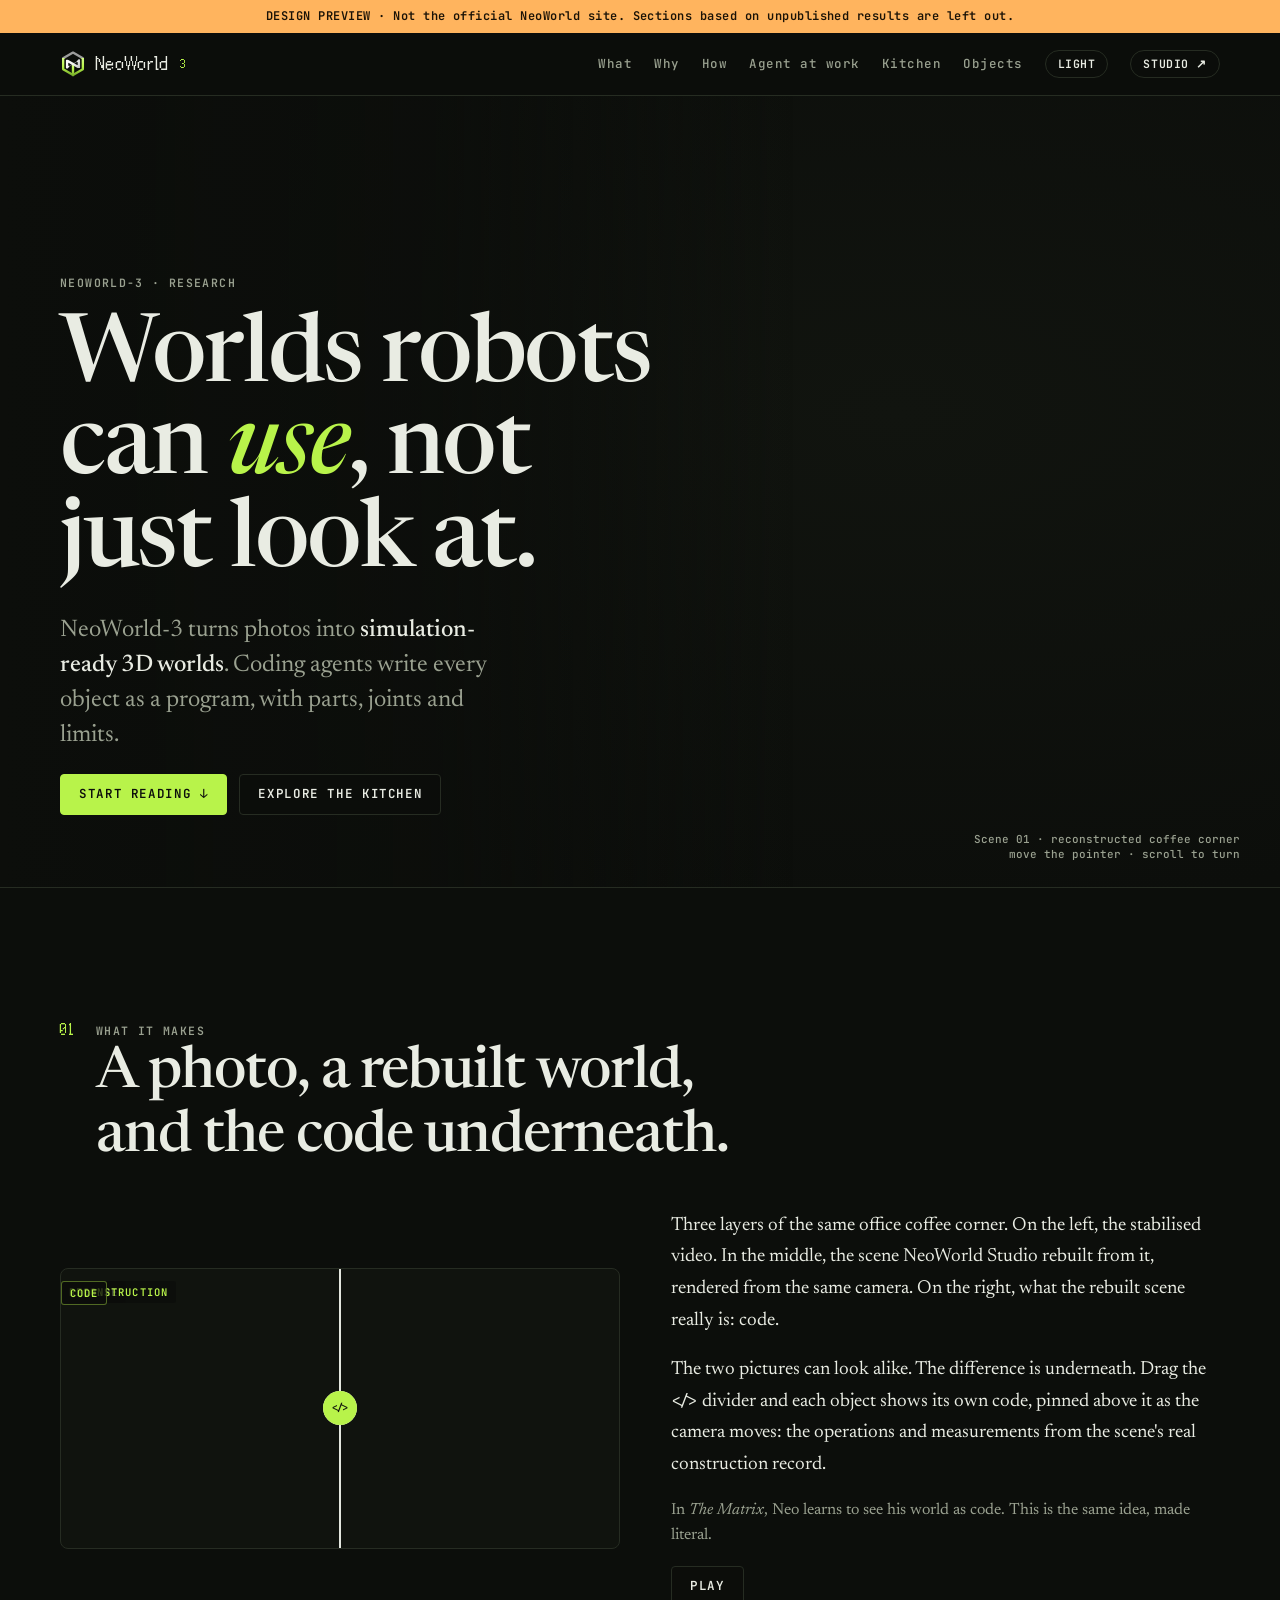
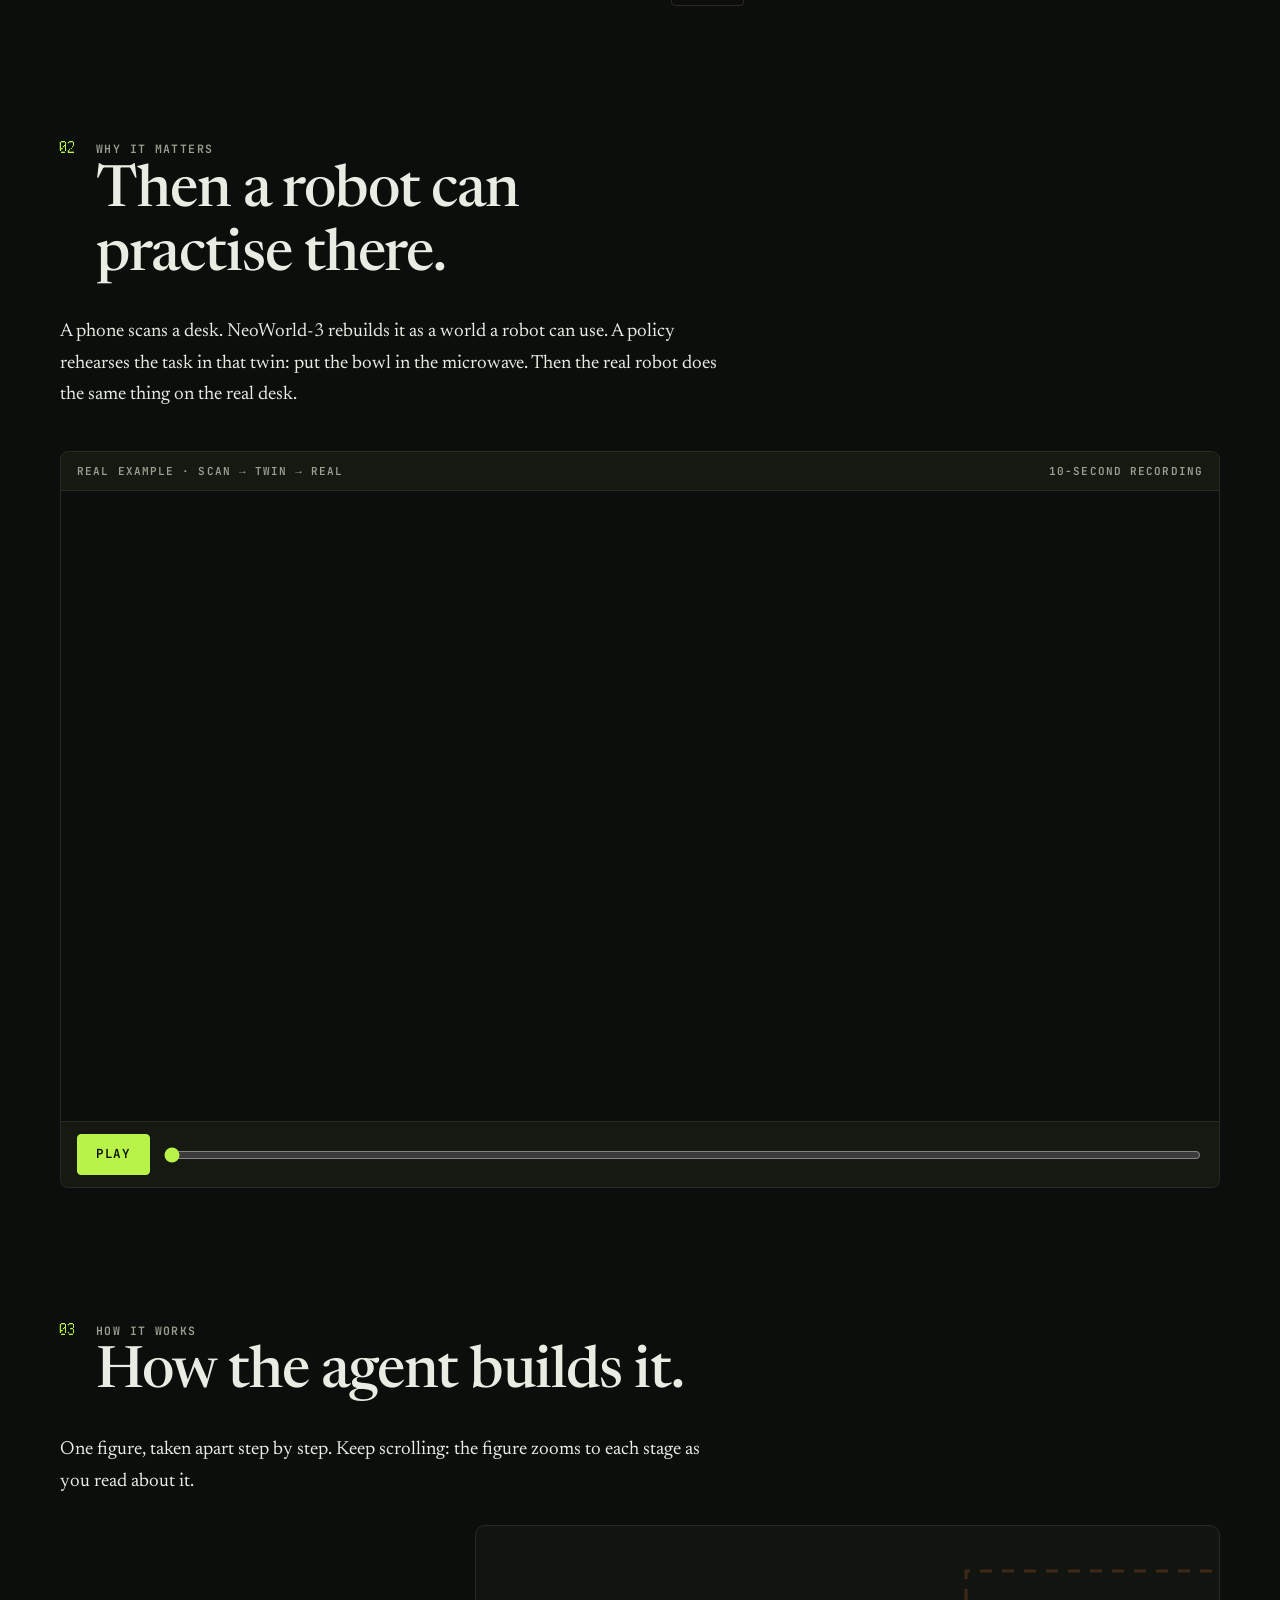
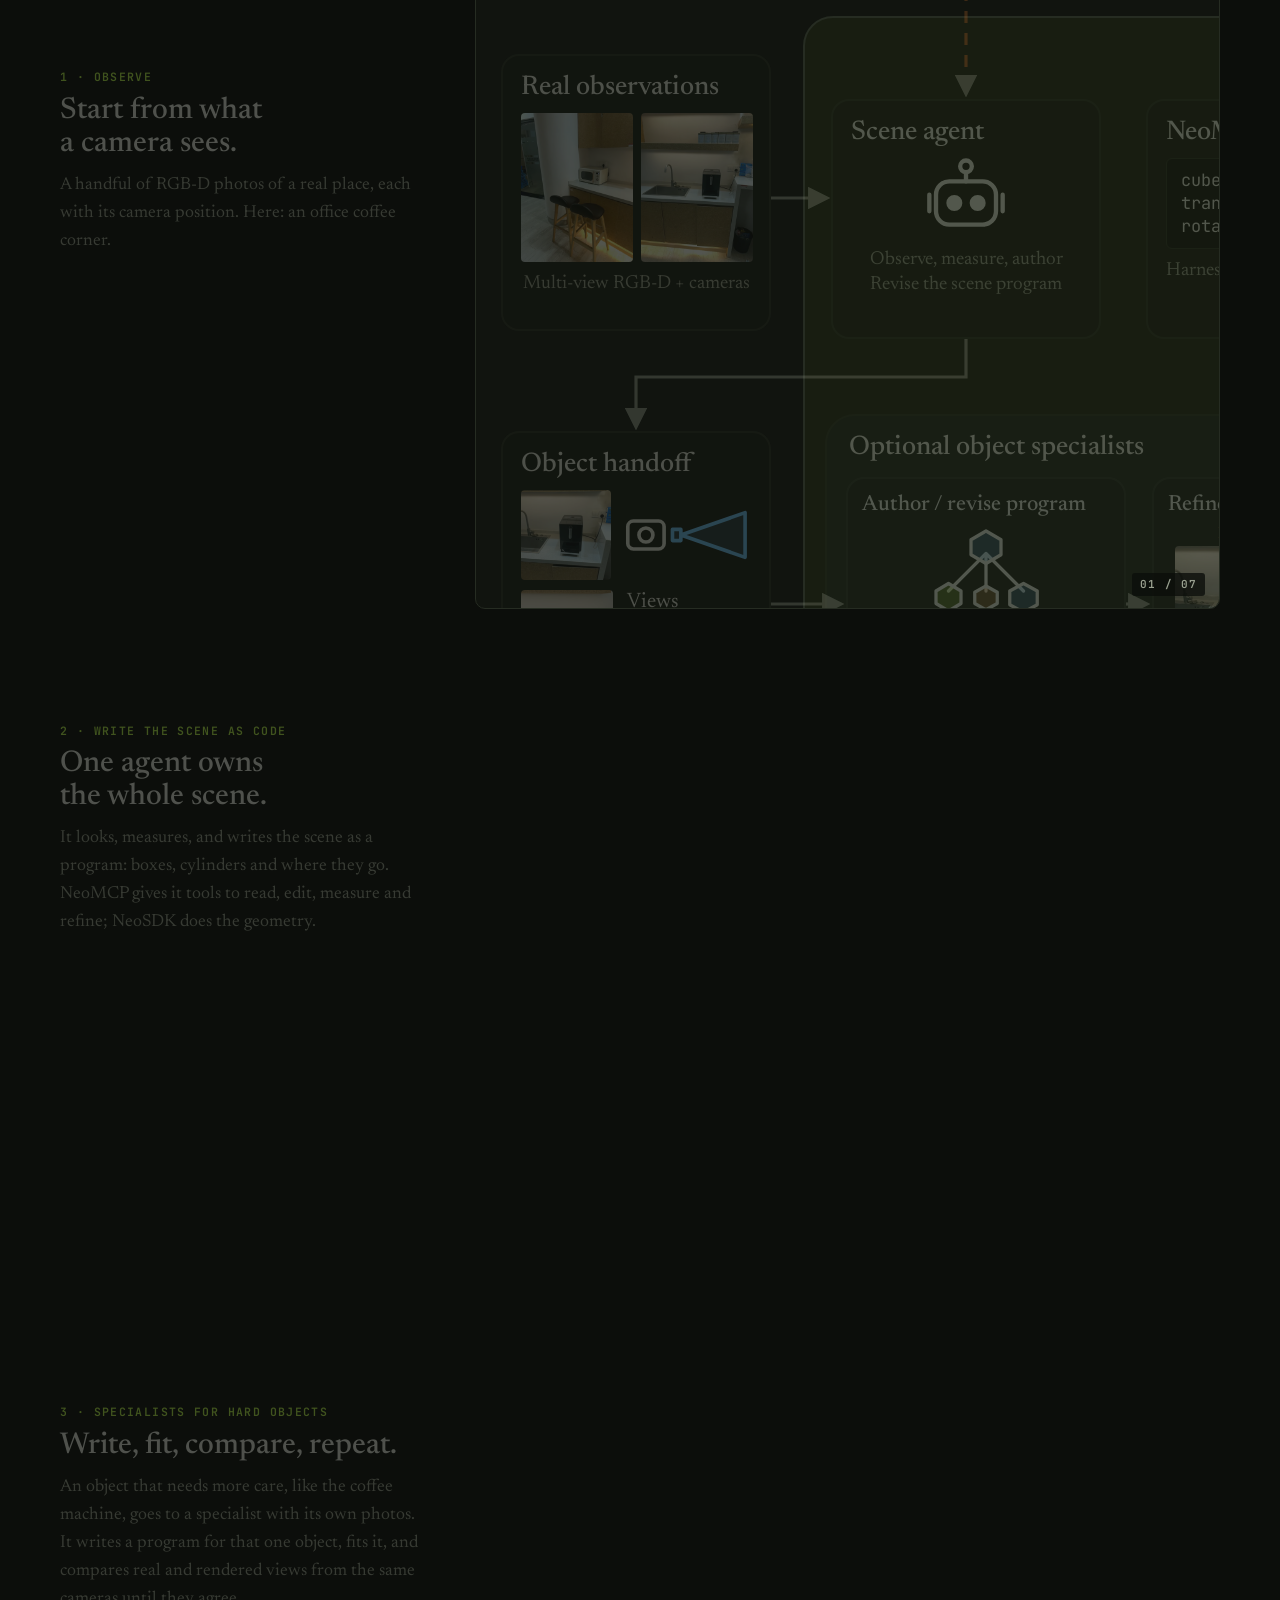
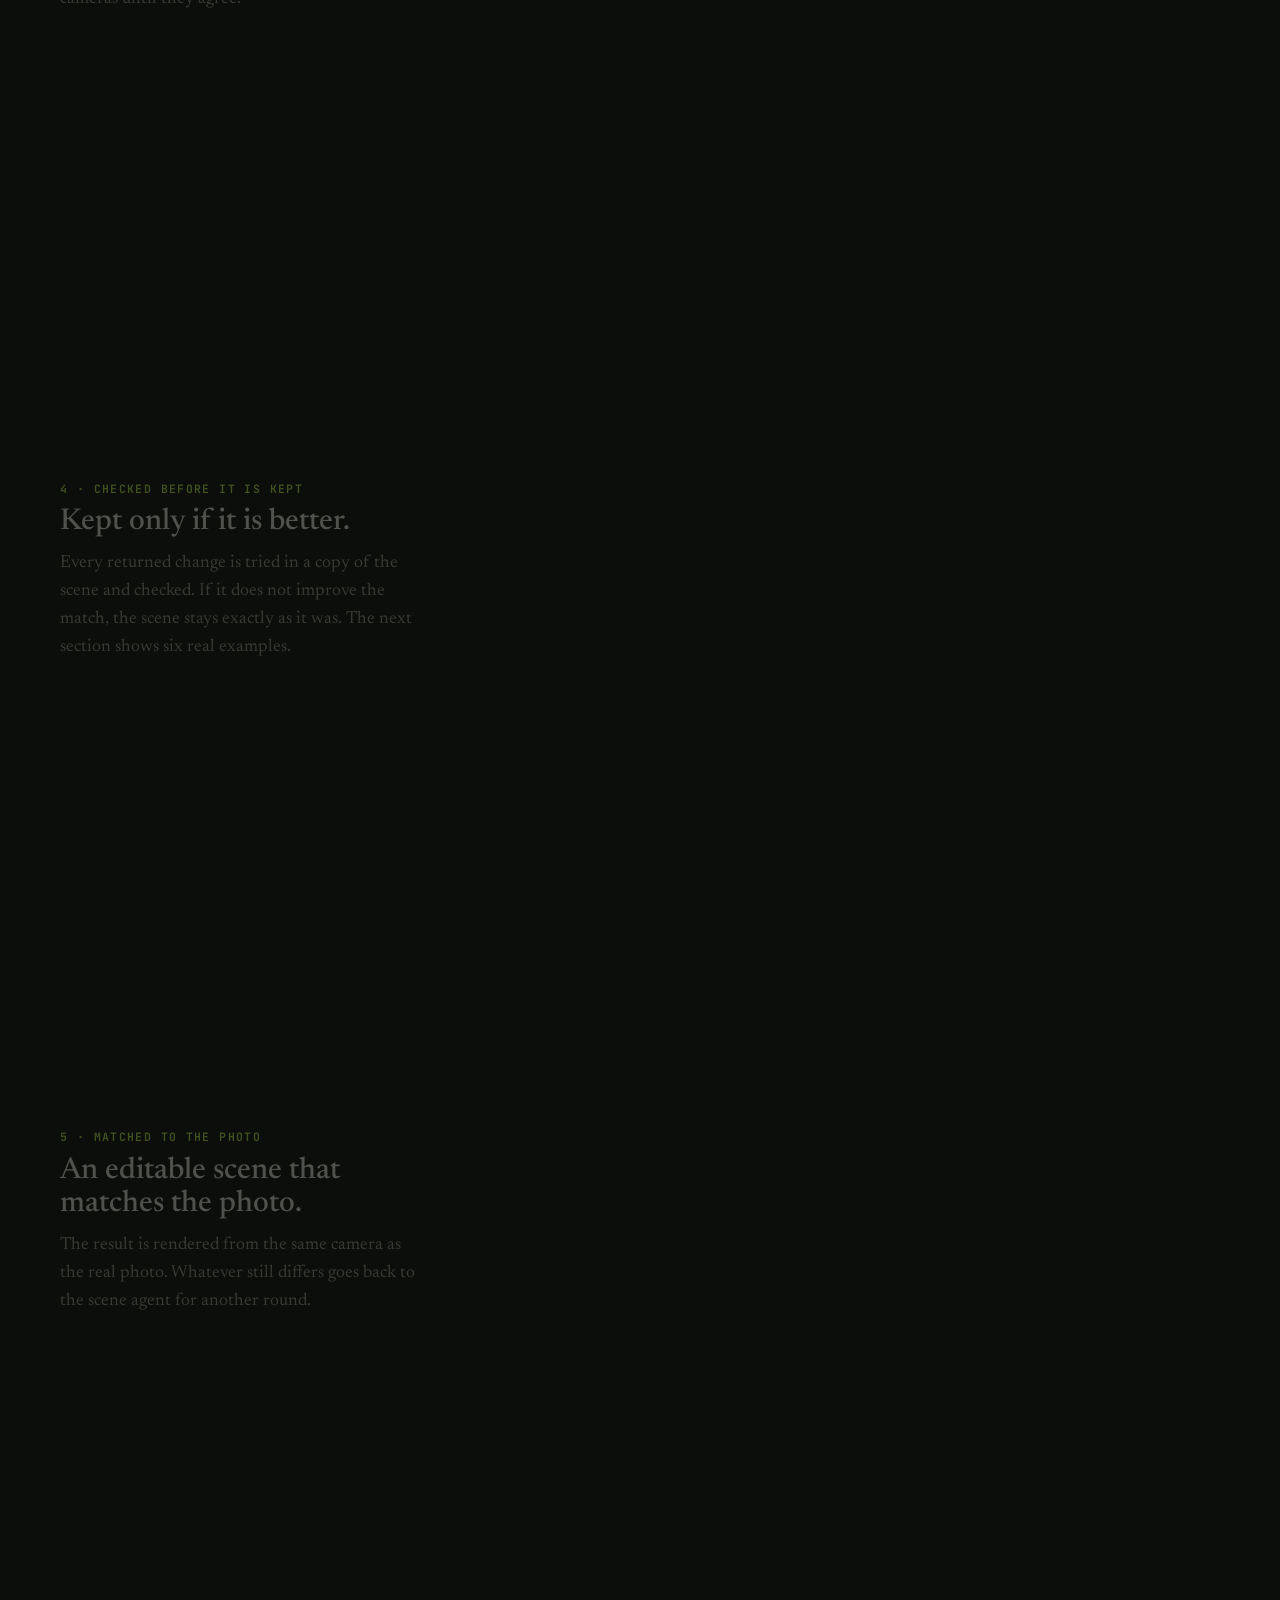
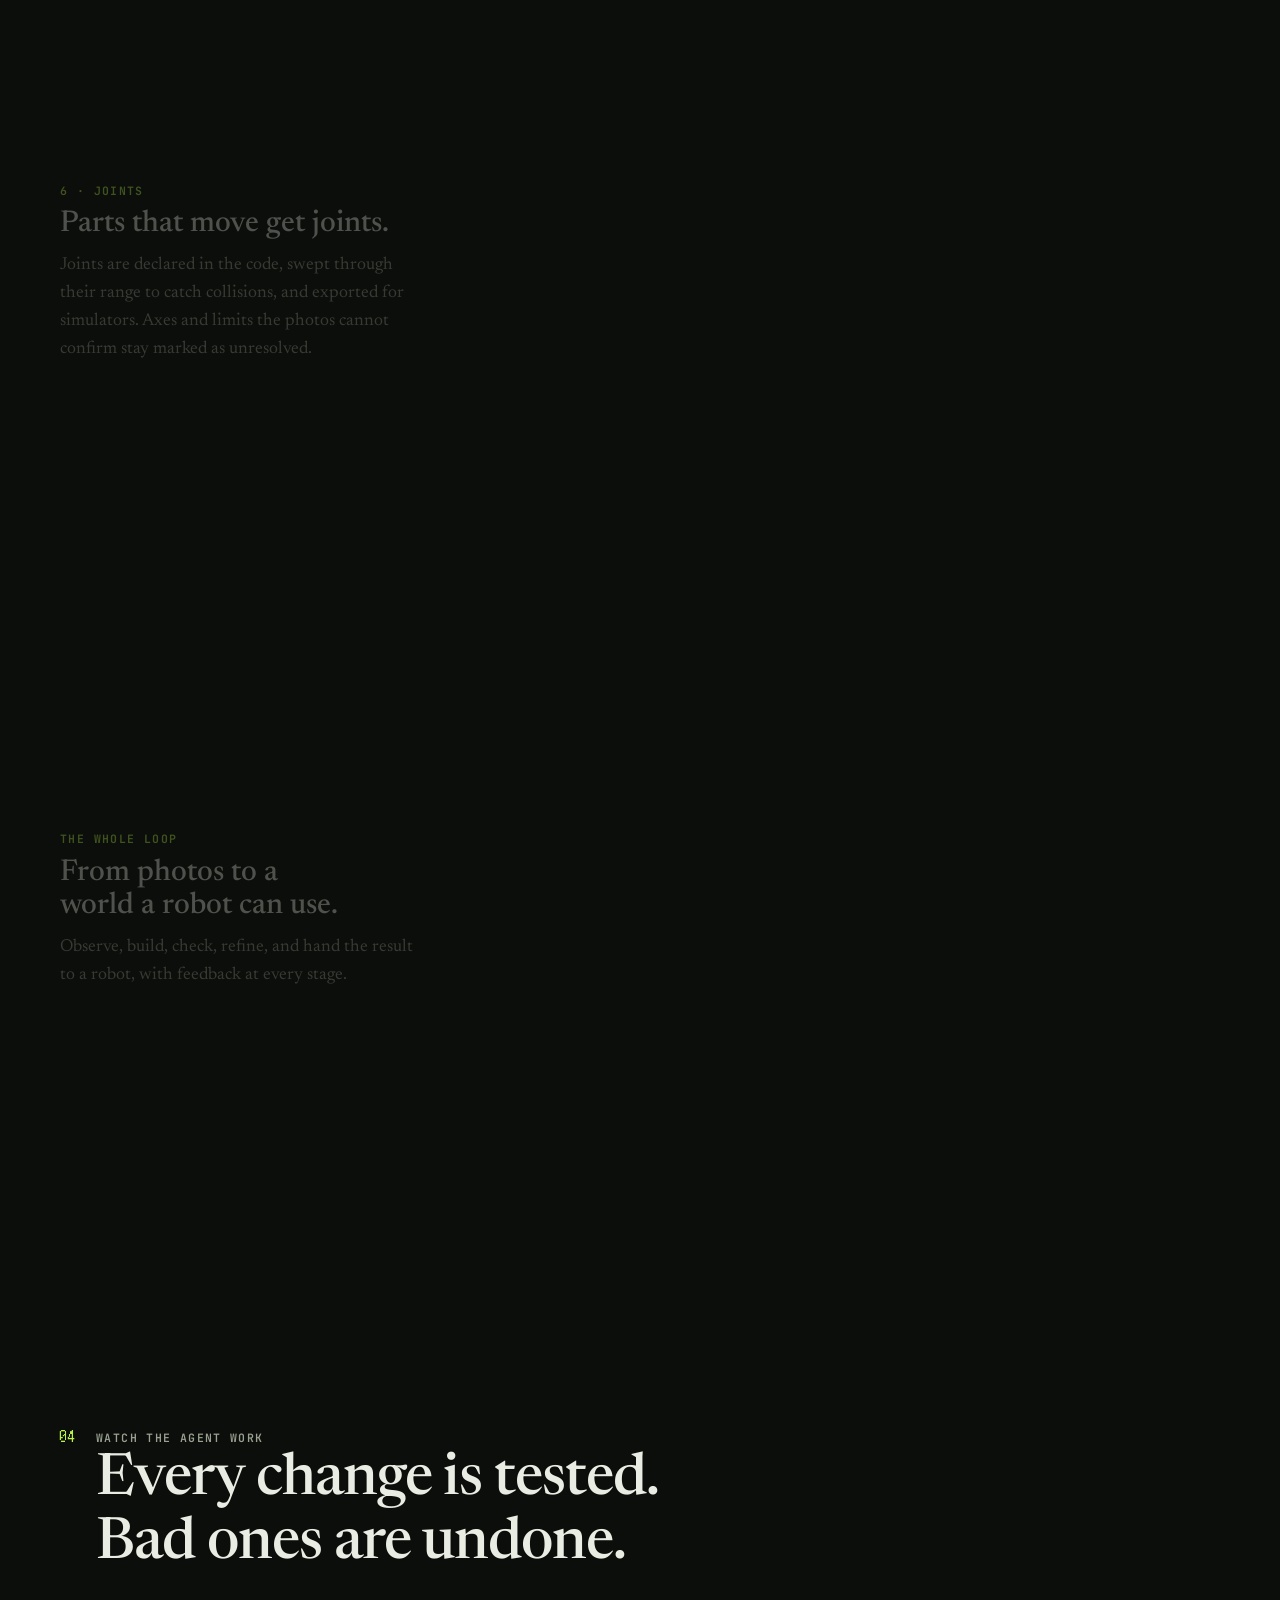
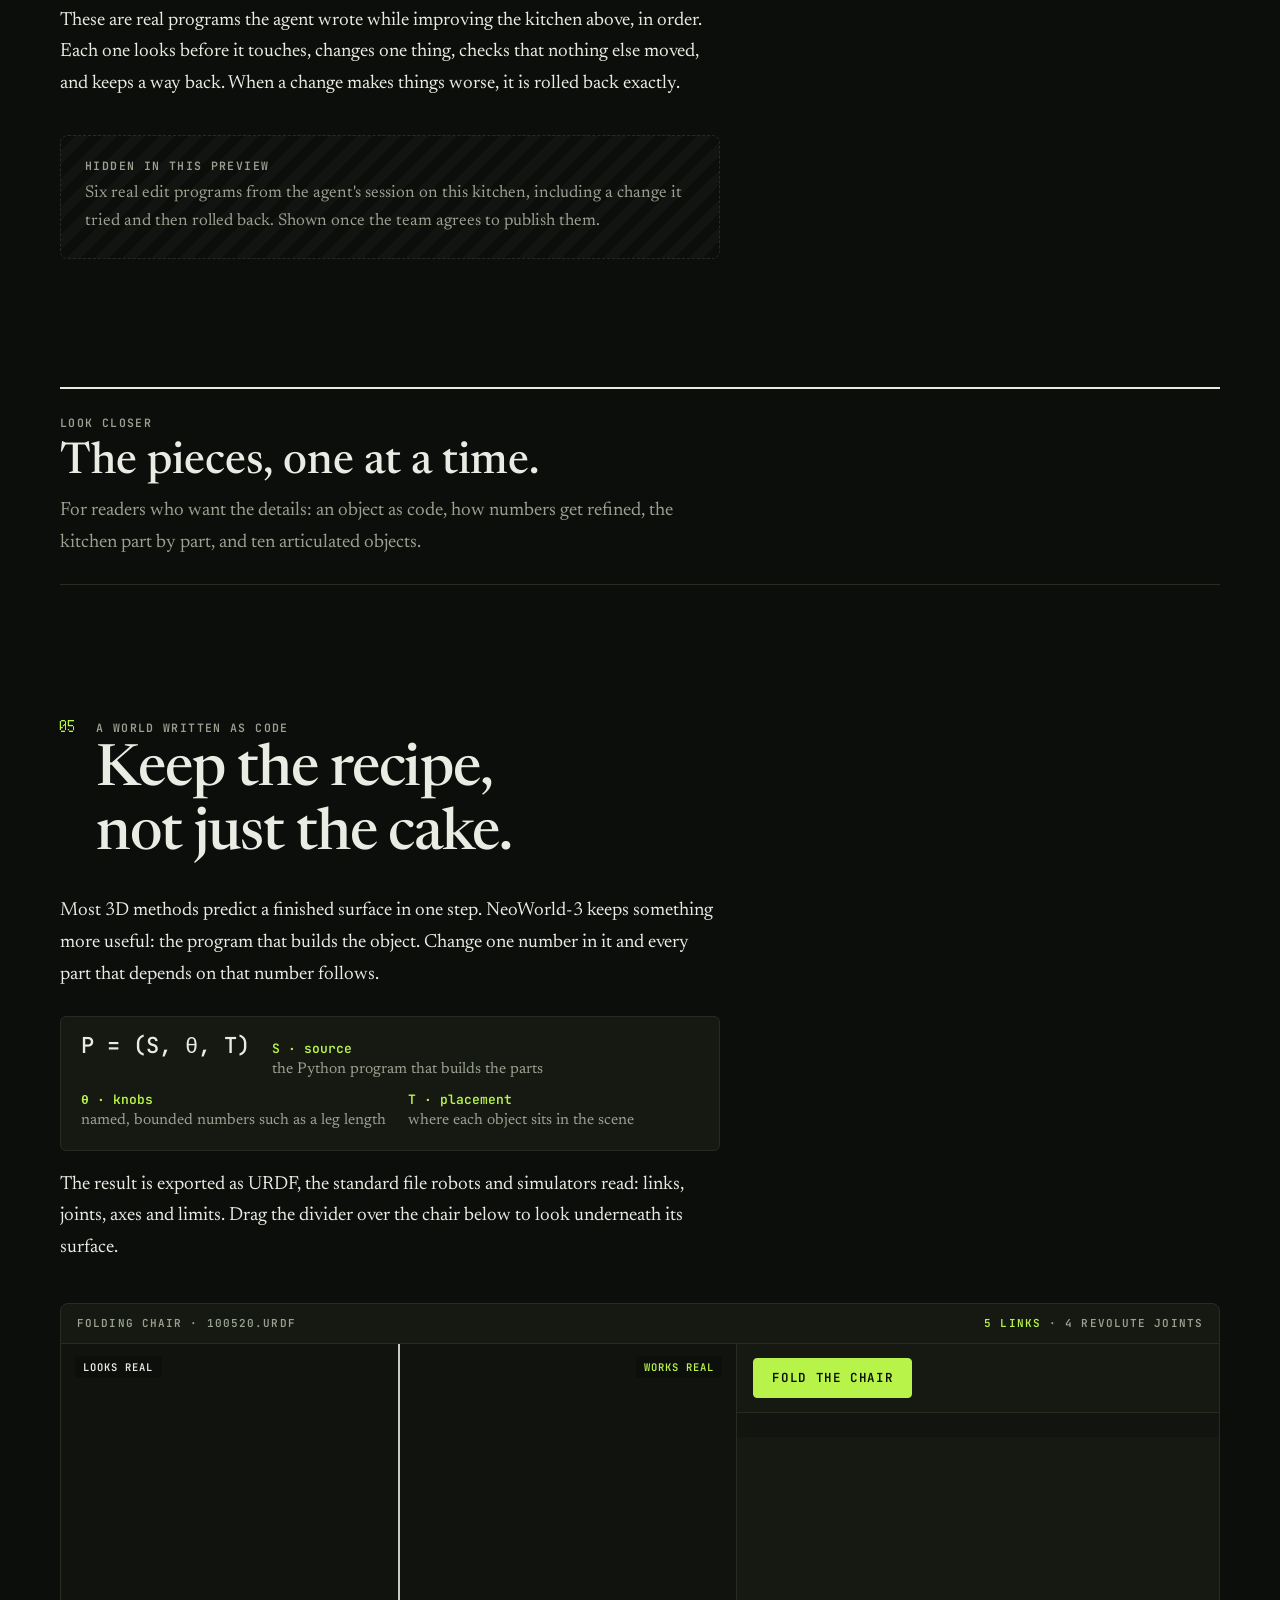
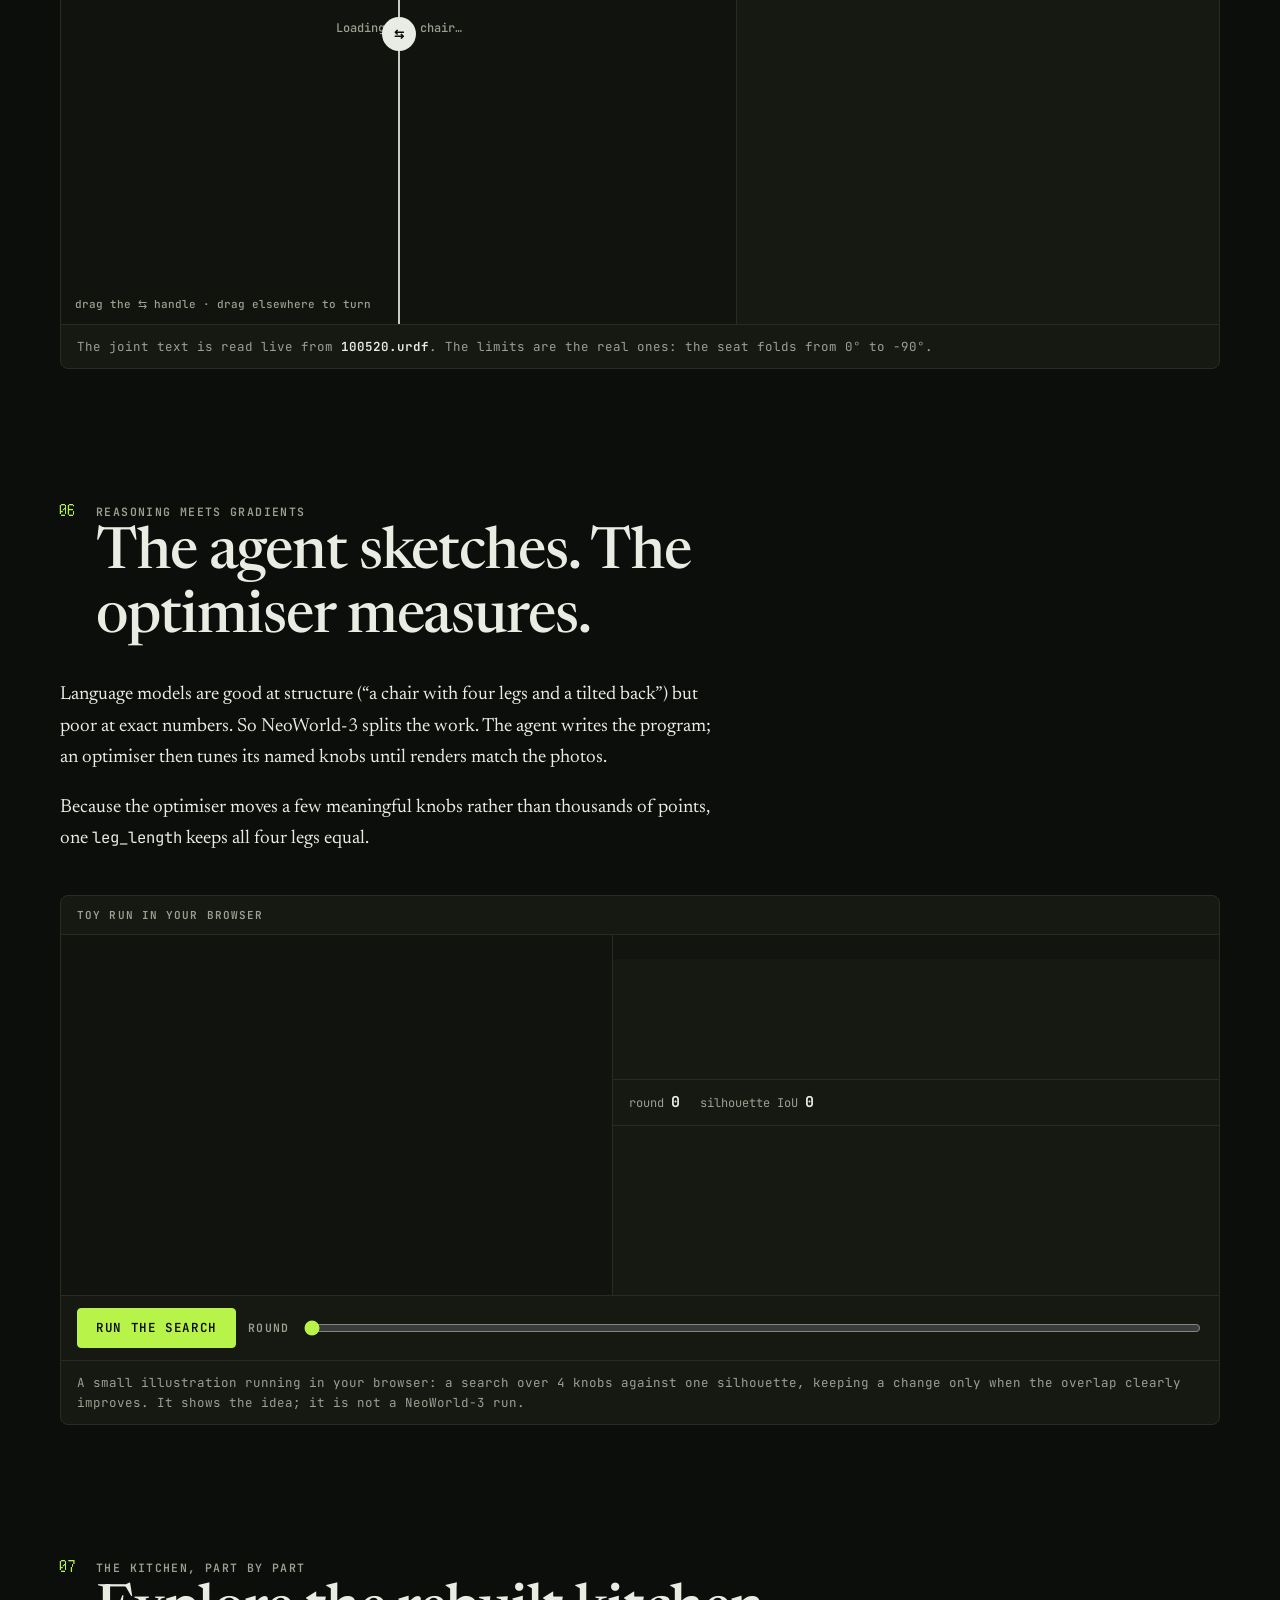
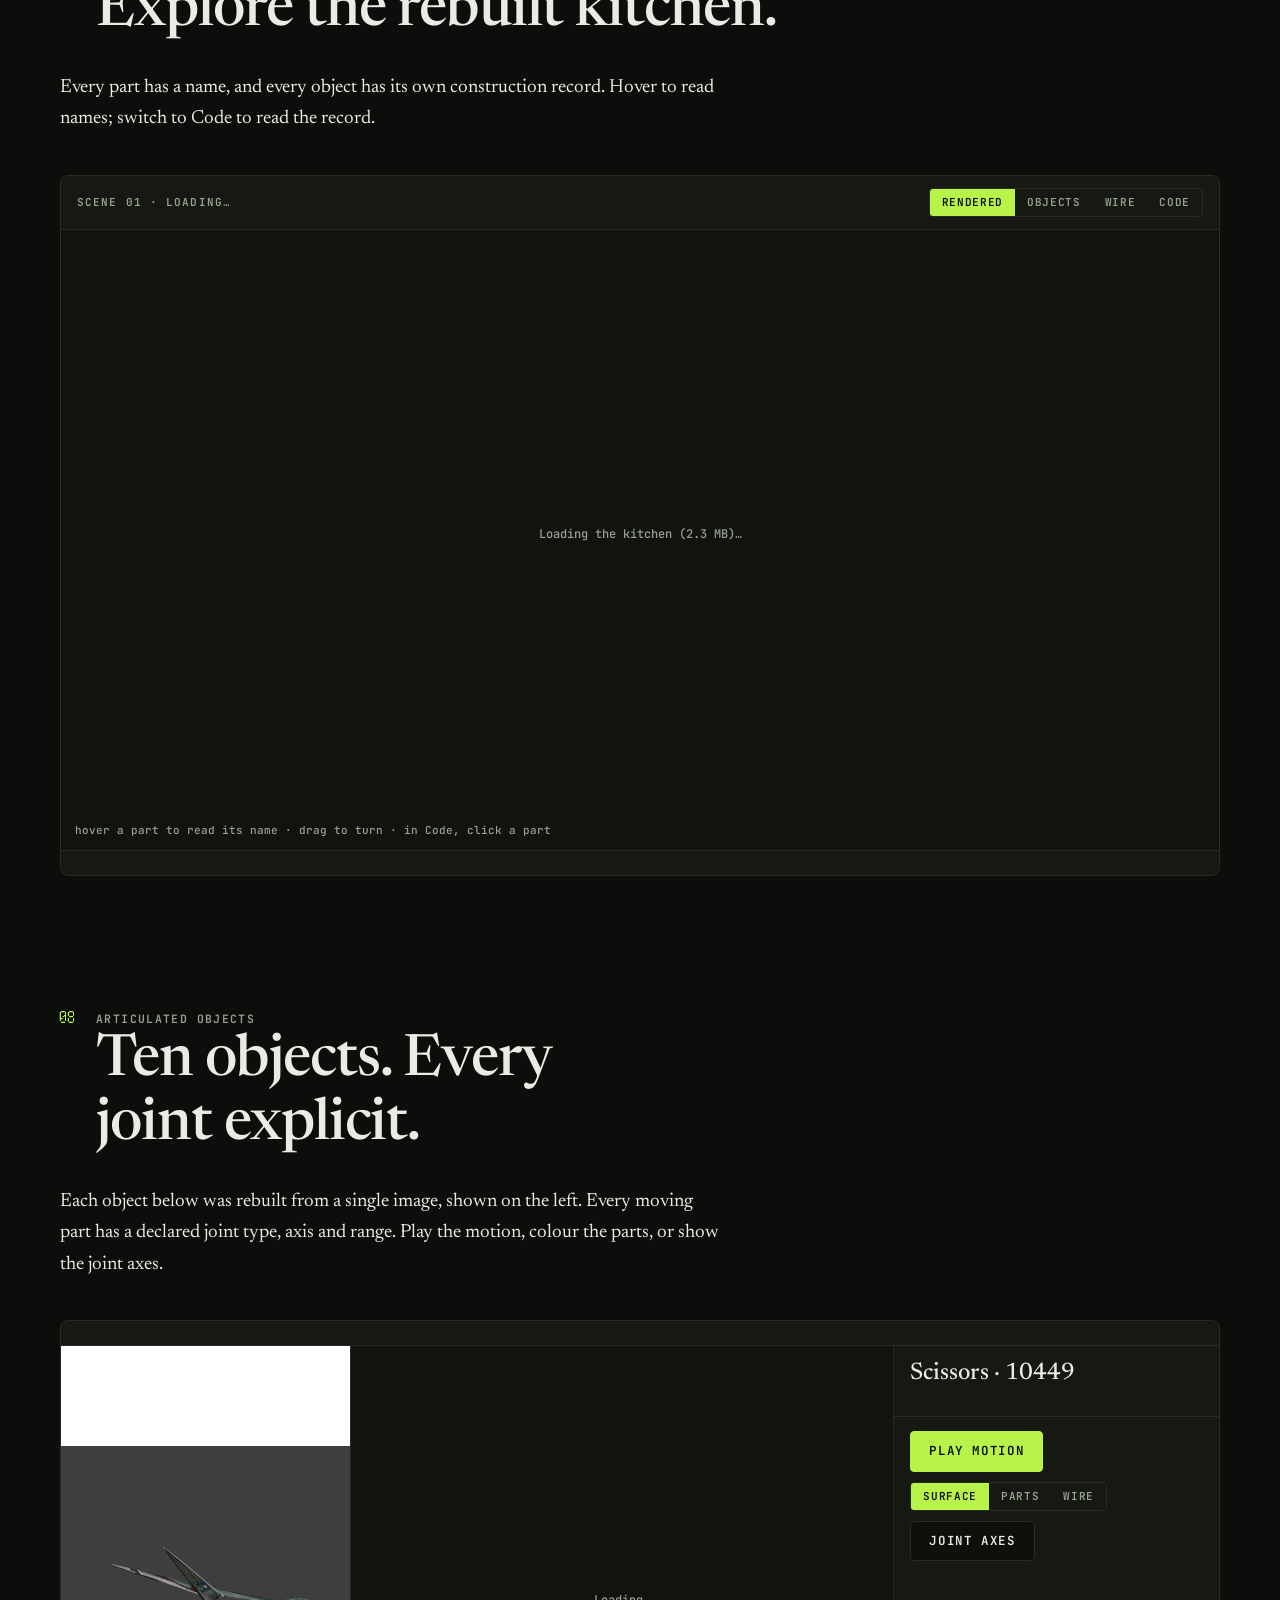
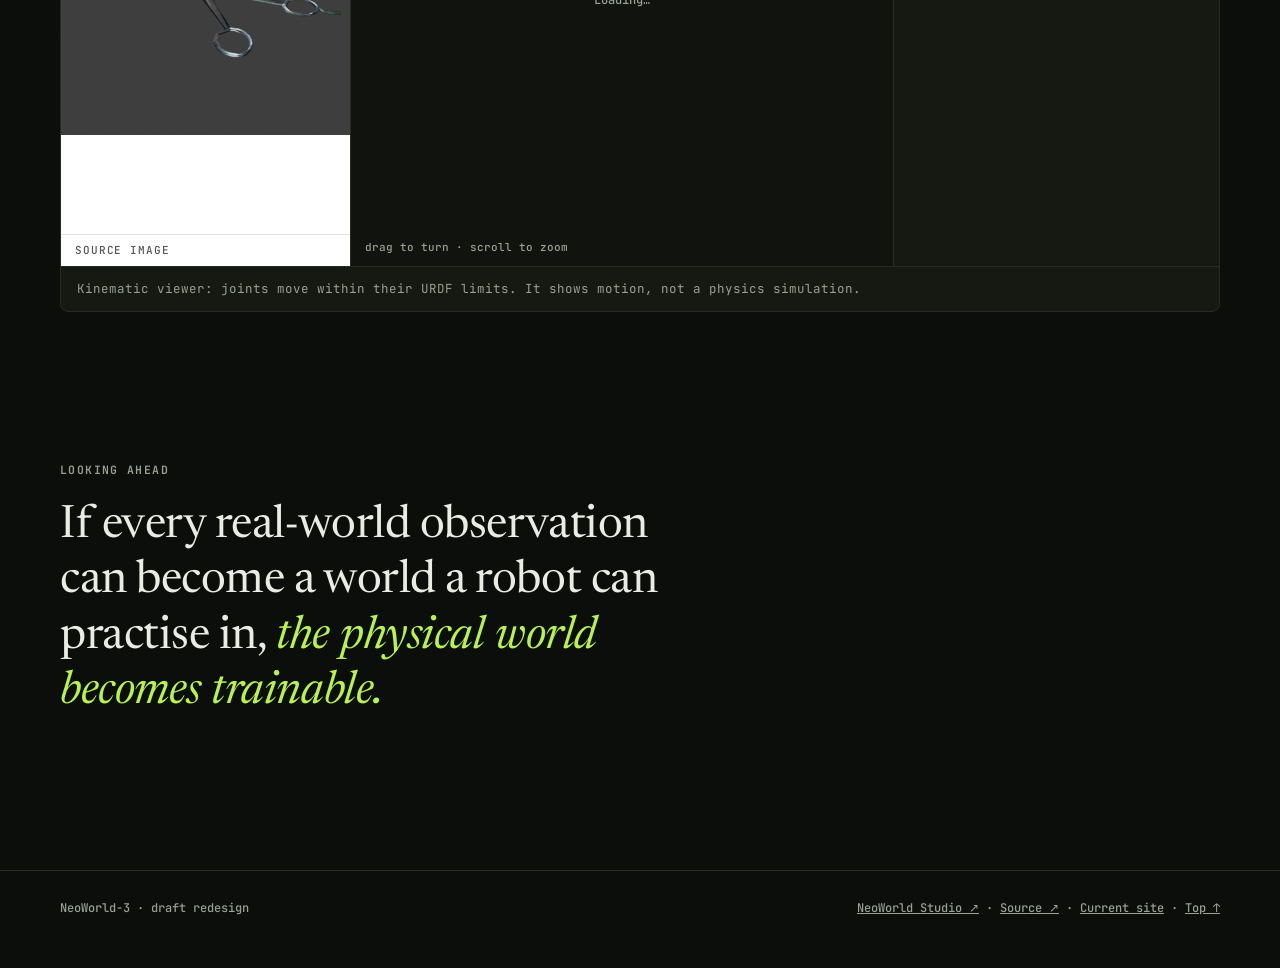
<file: index.html>
<!doctype html><meta charset="utf-8"><meta name="robots" content="noindex"><meta http-equiv="refresh" content="0; url=v2/"><title>NeoWorld-3 preview</title><a href="v2/">Open the NeoWorld-3 design preview</a>
</file>
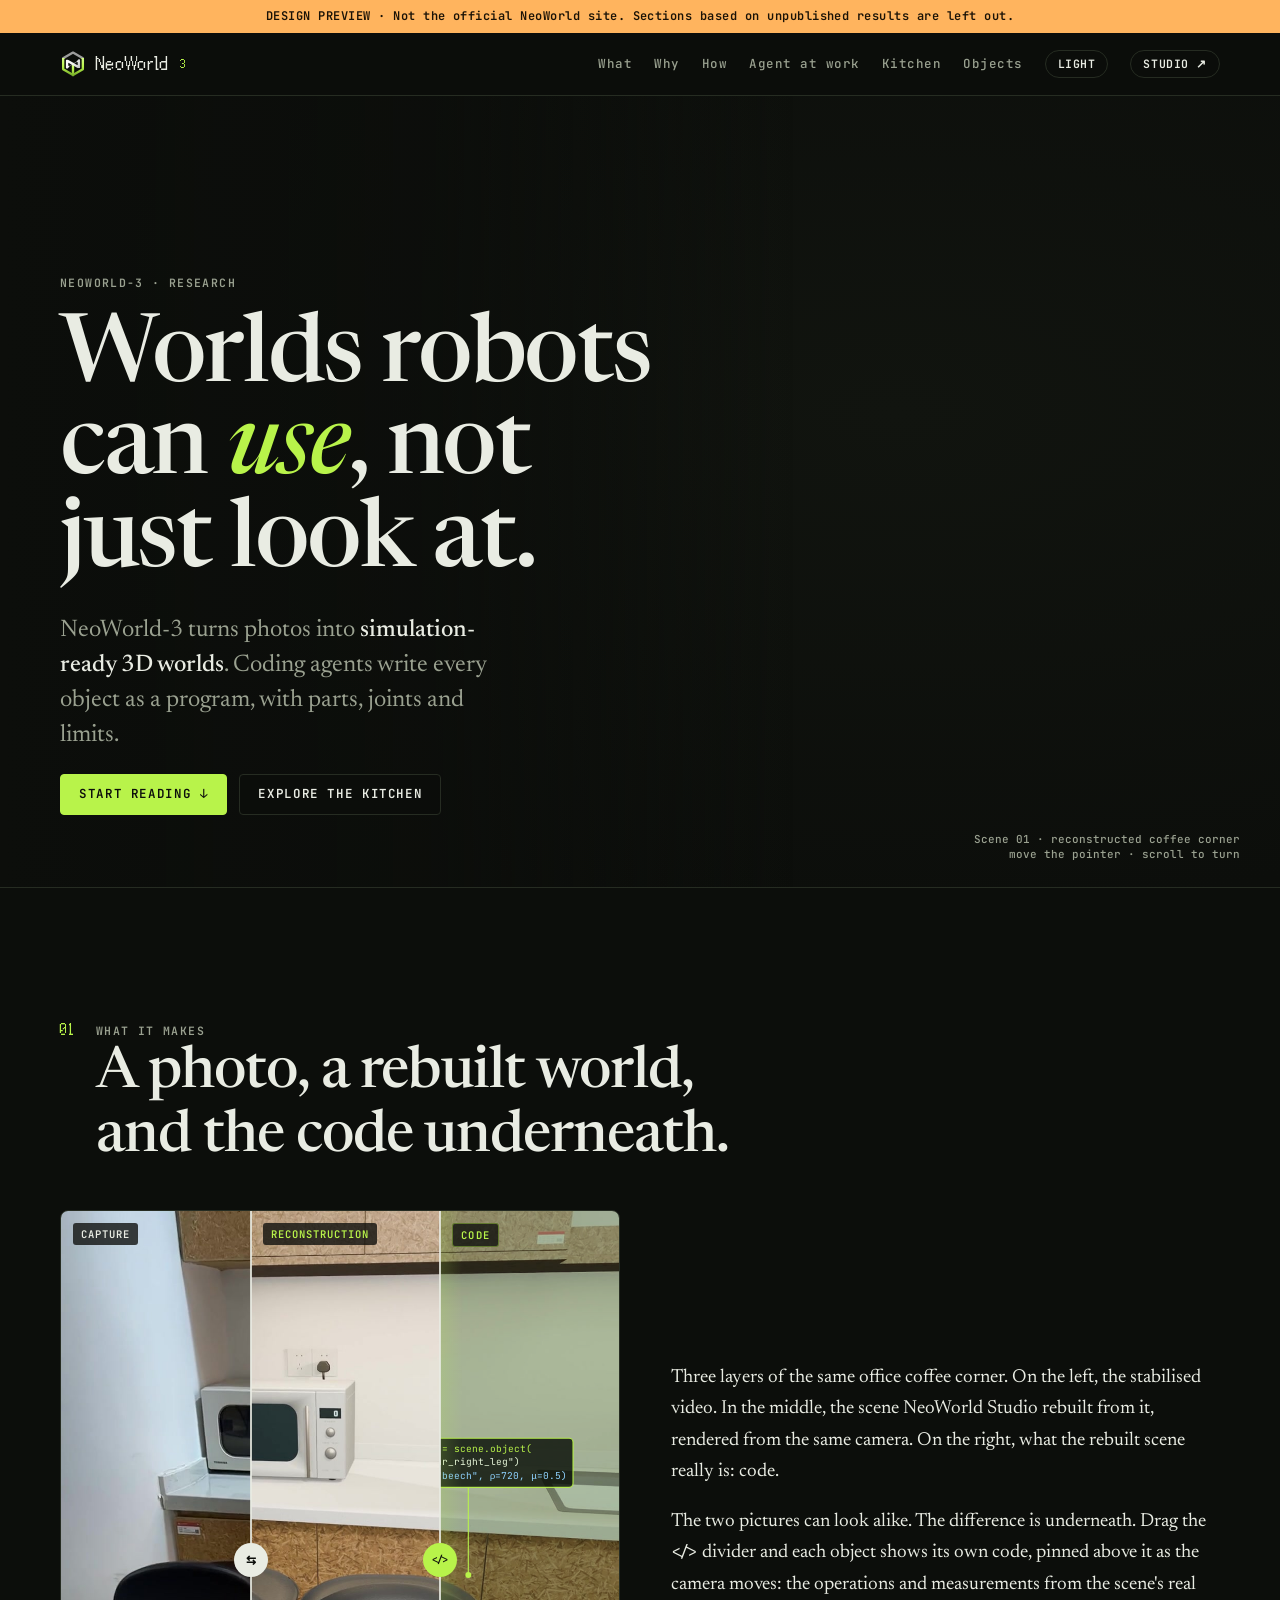
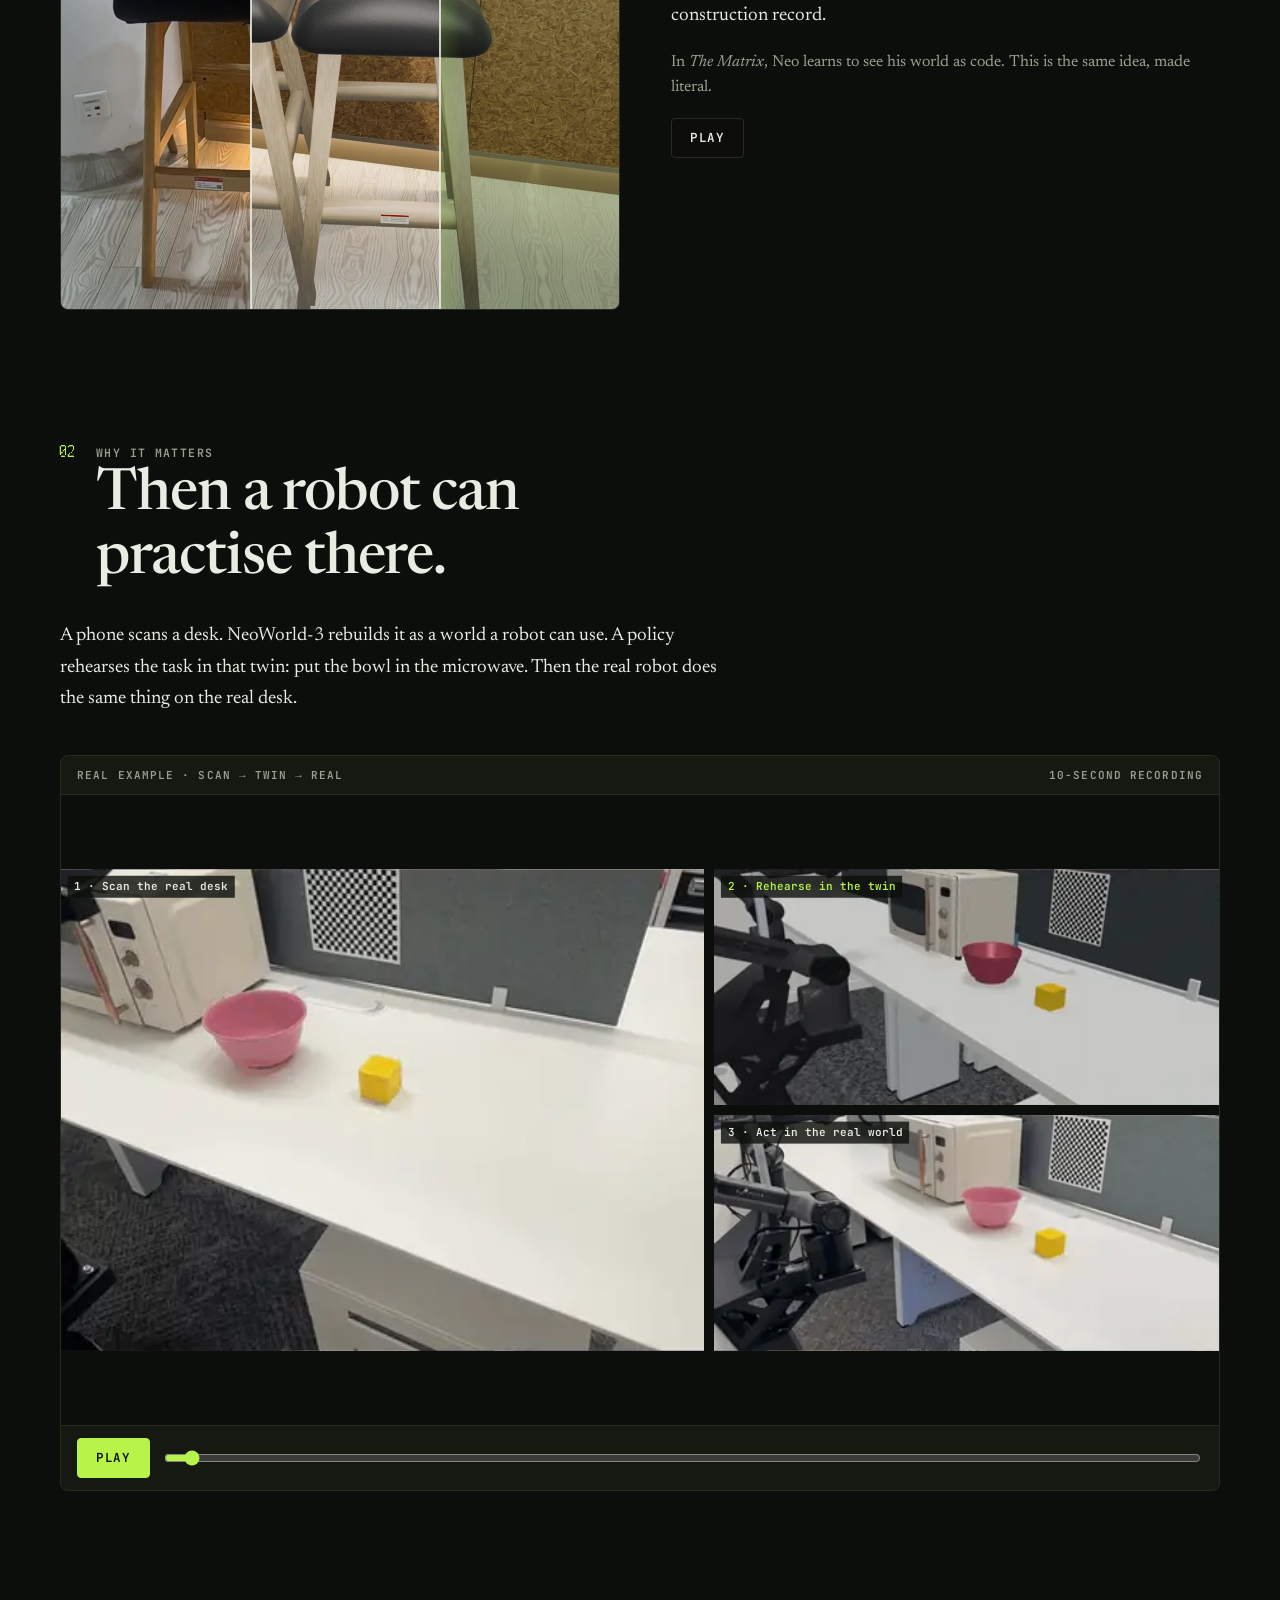
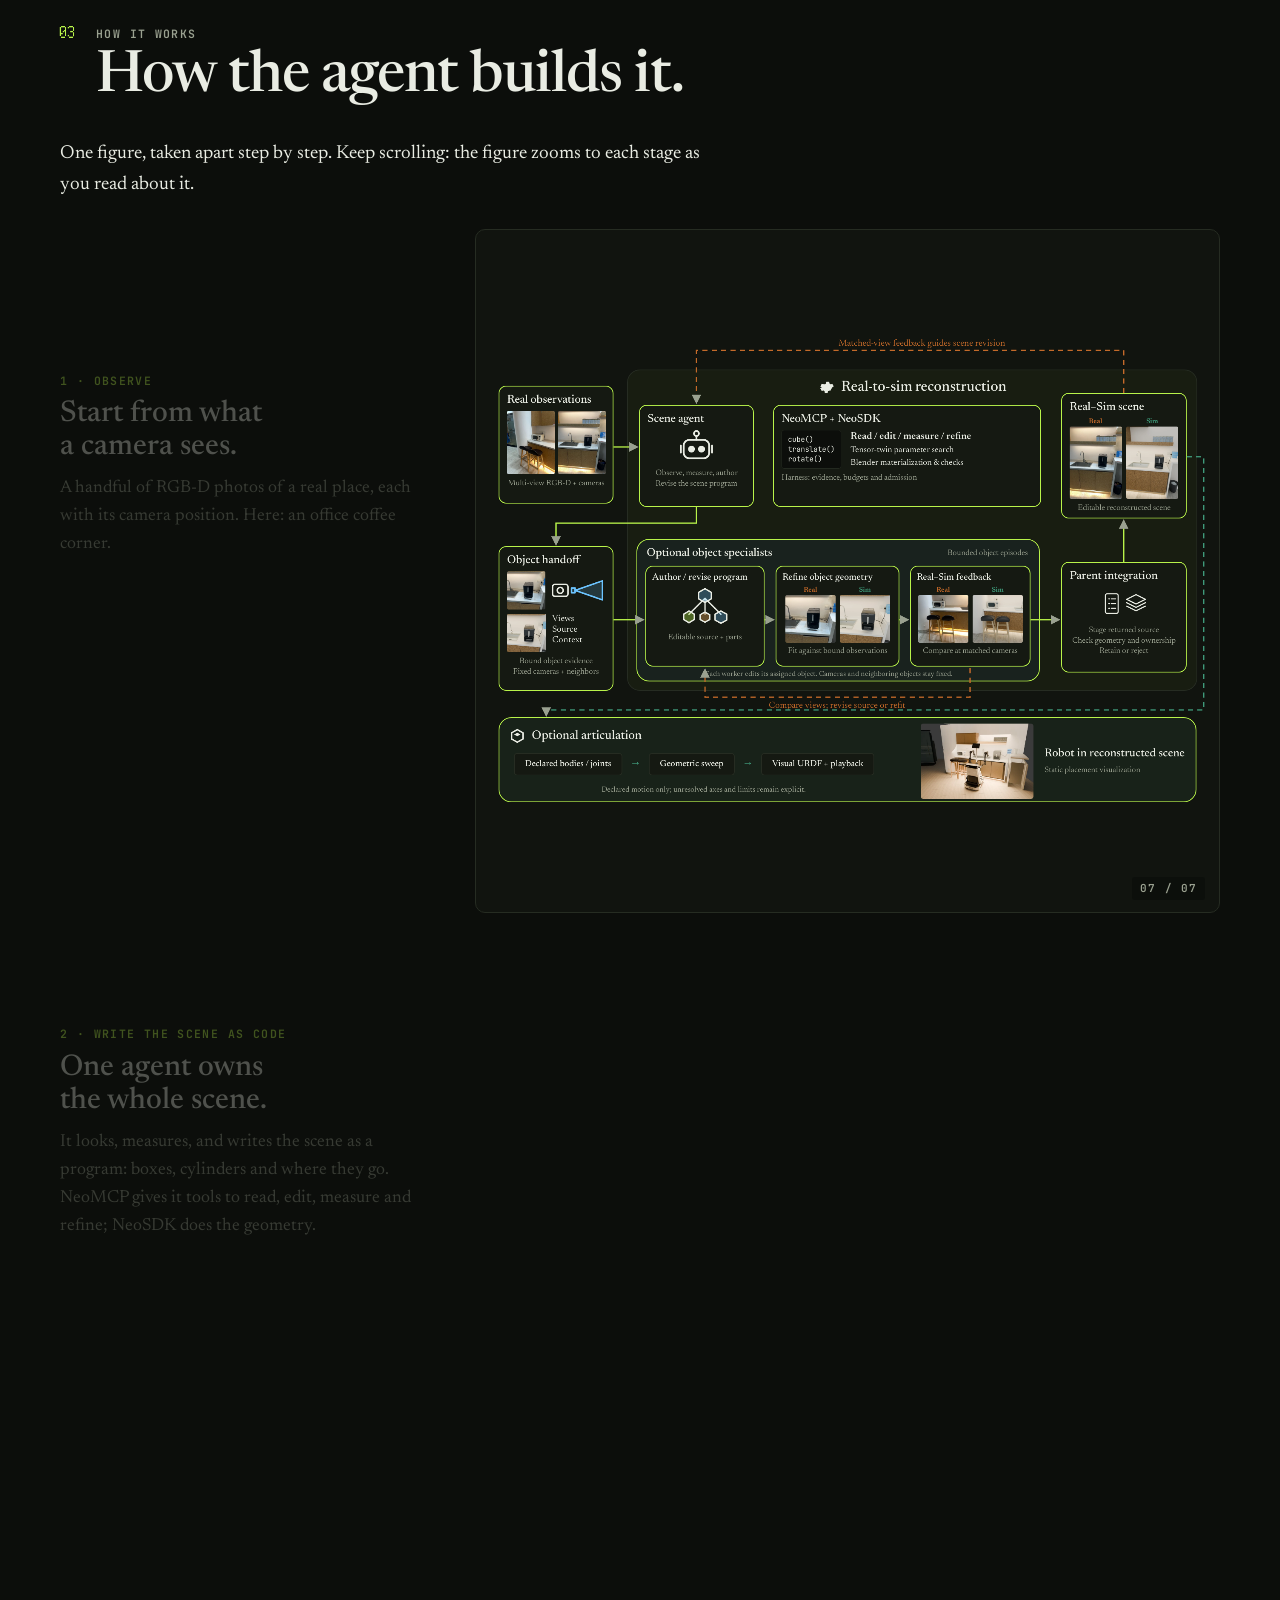
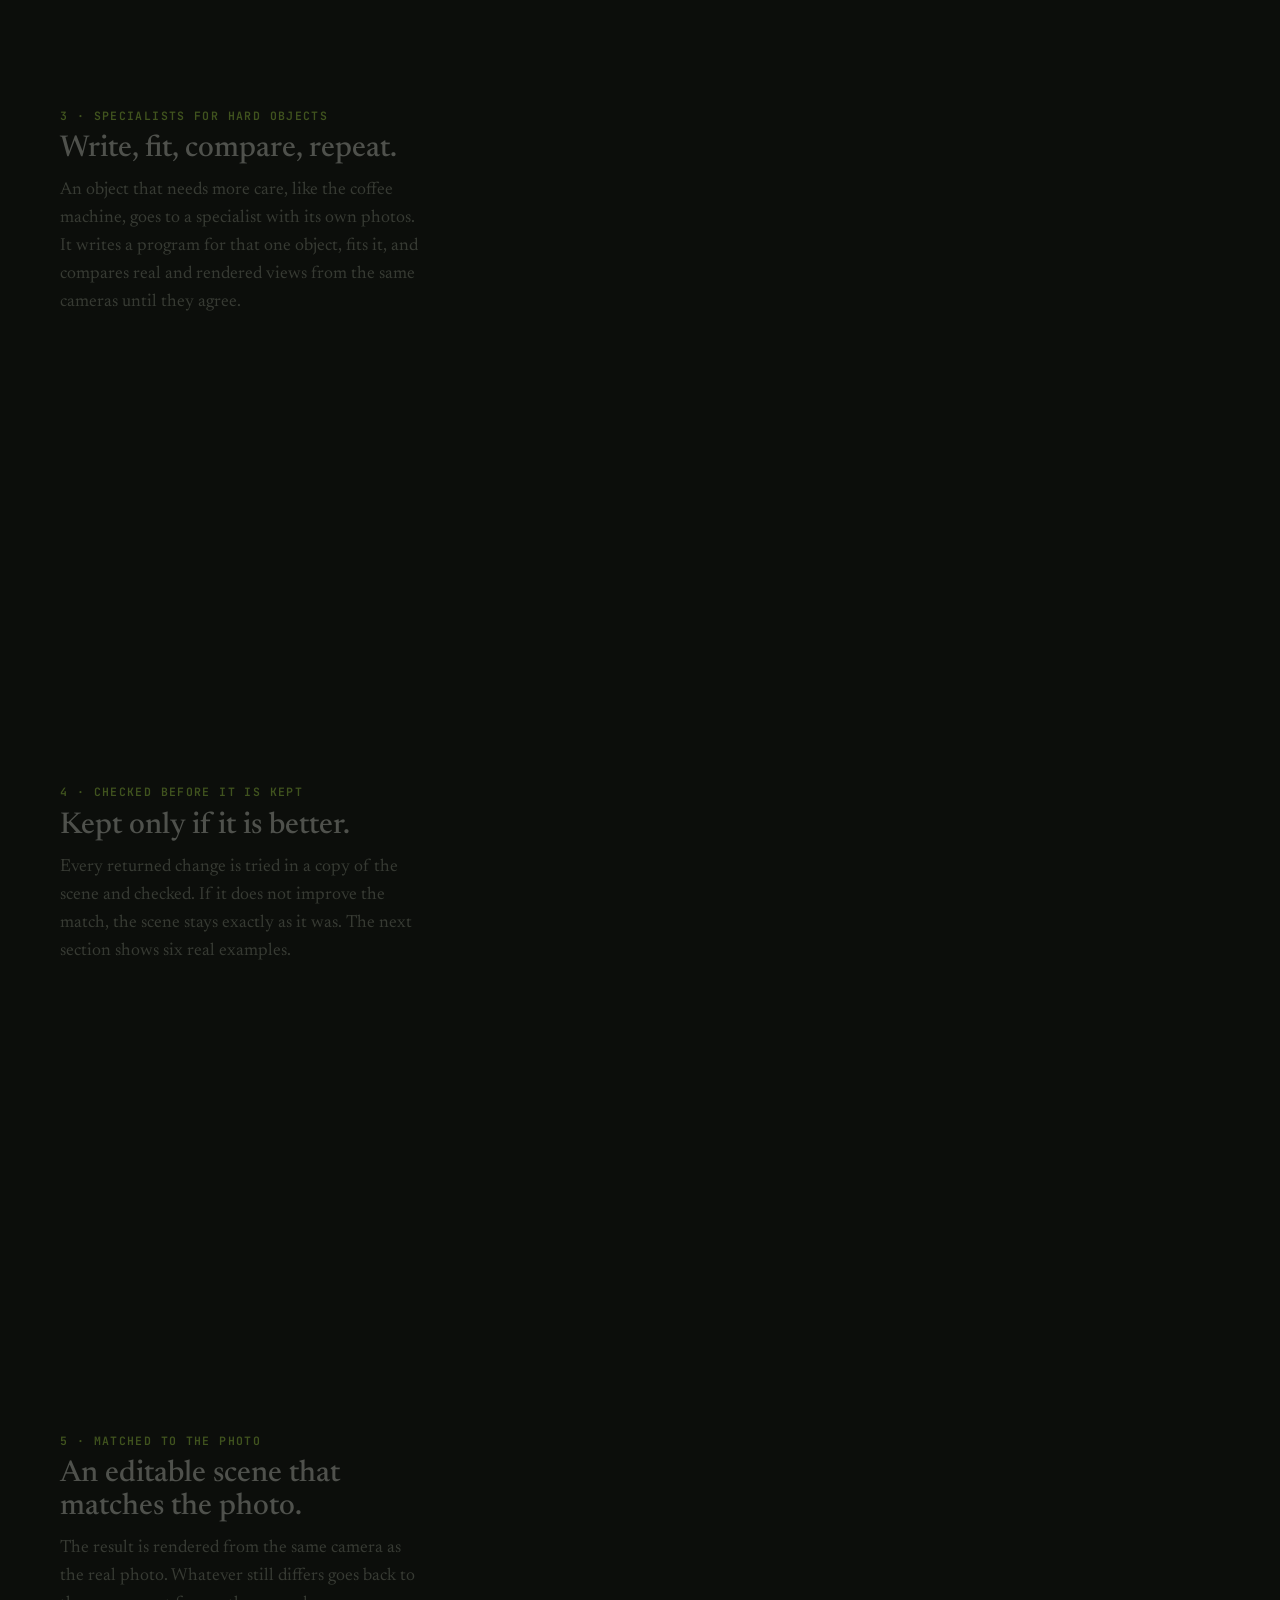
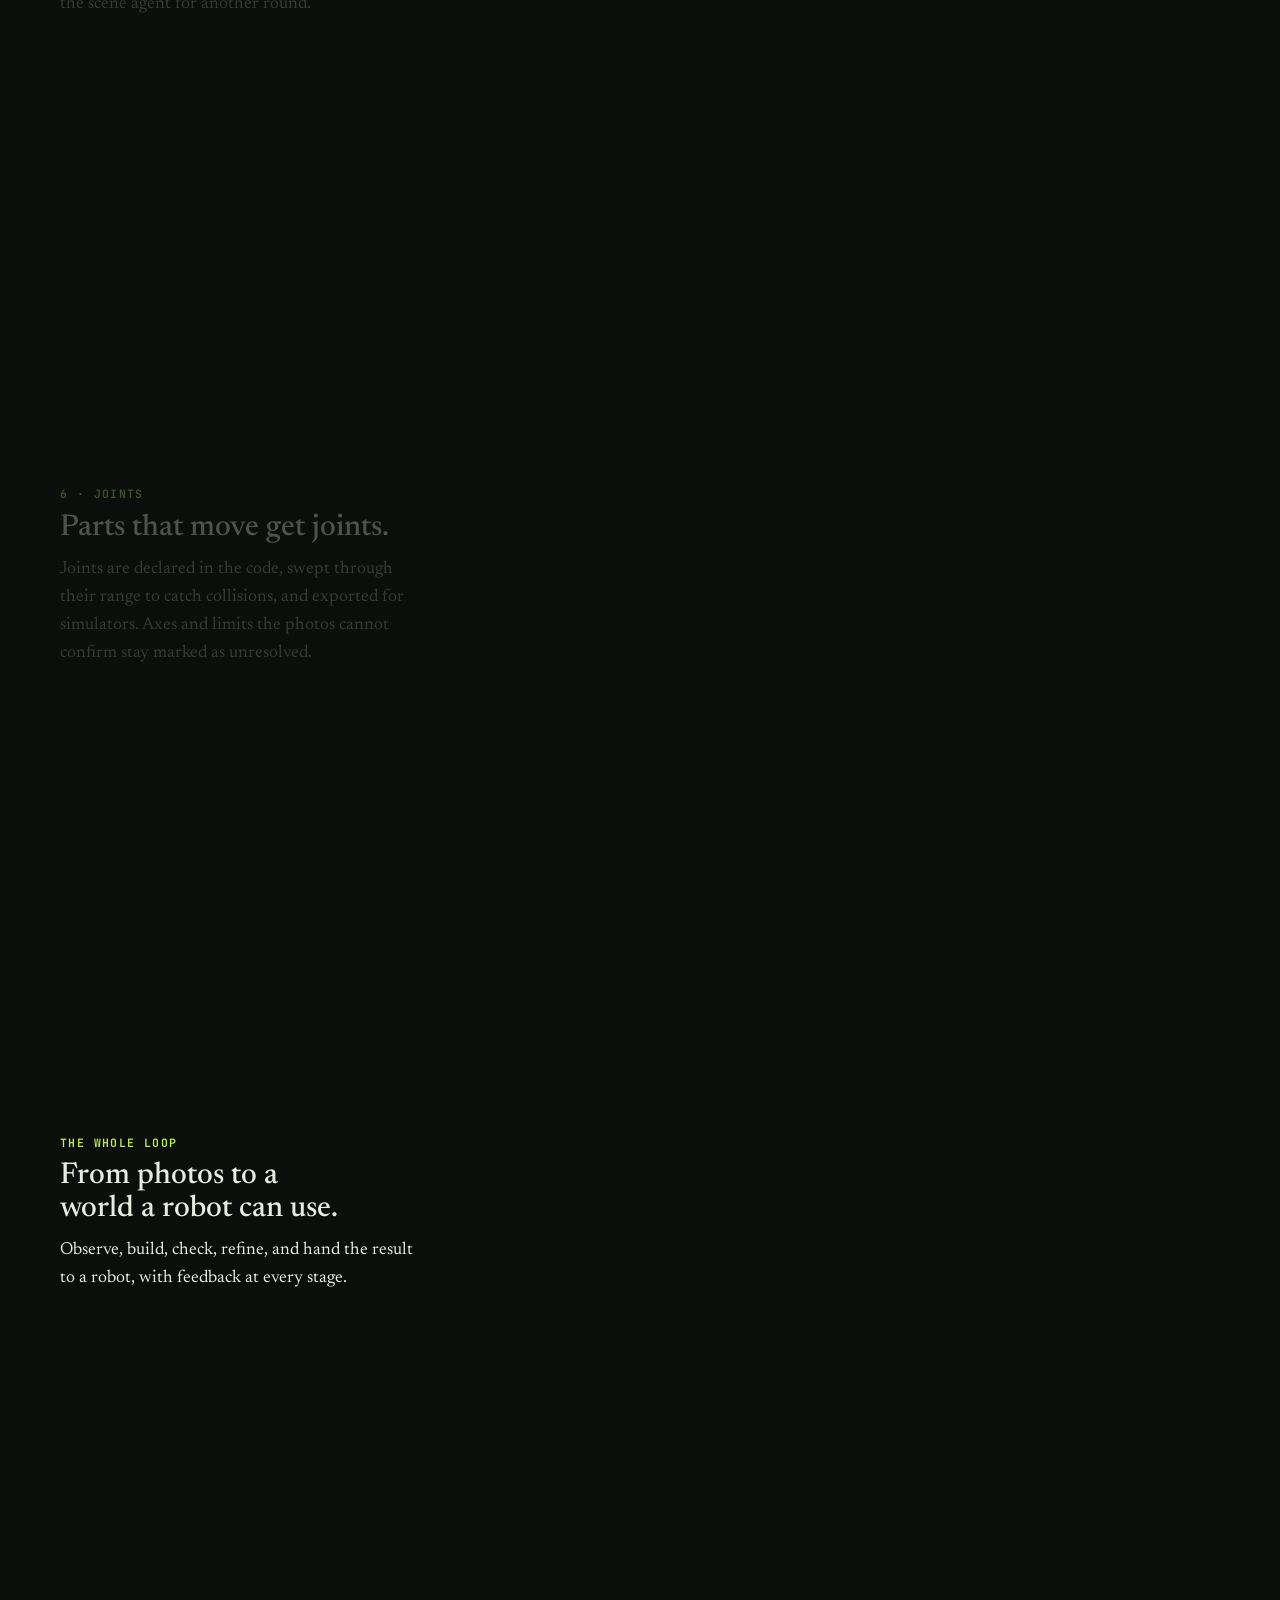
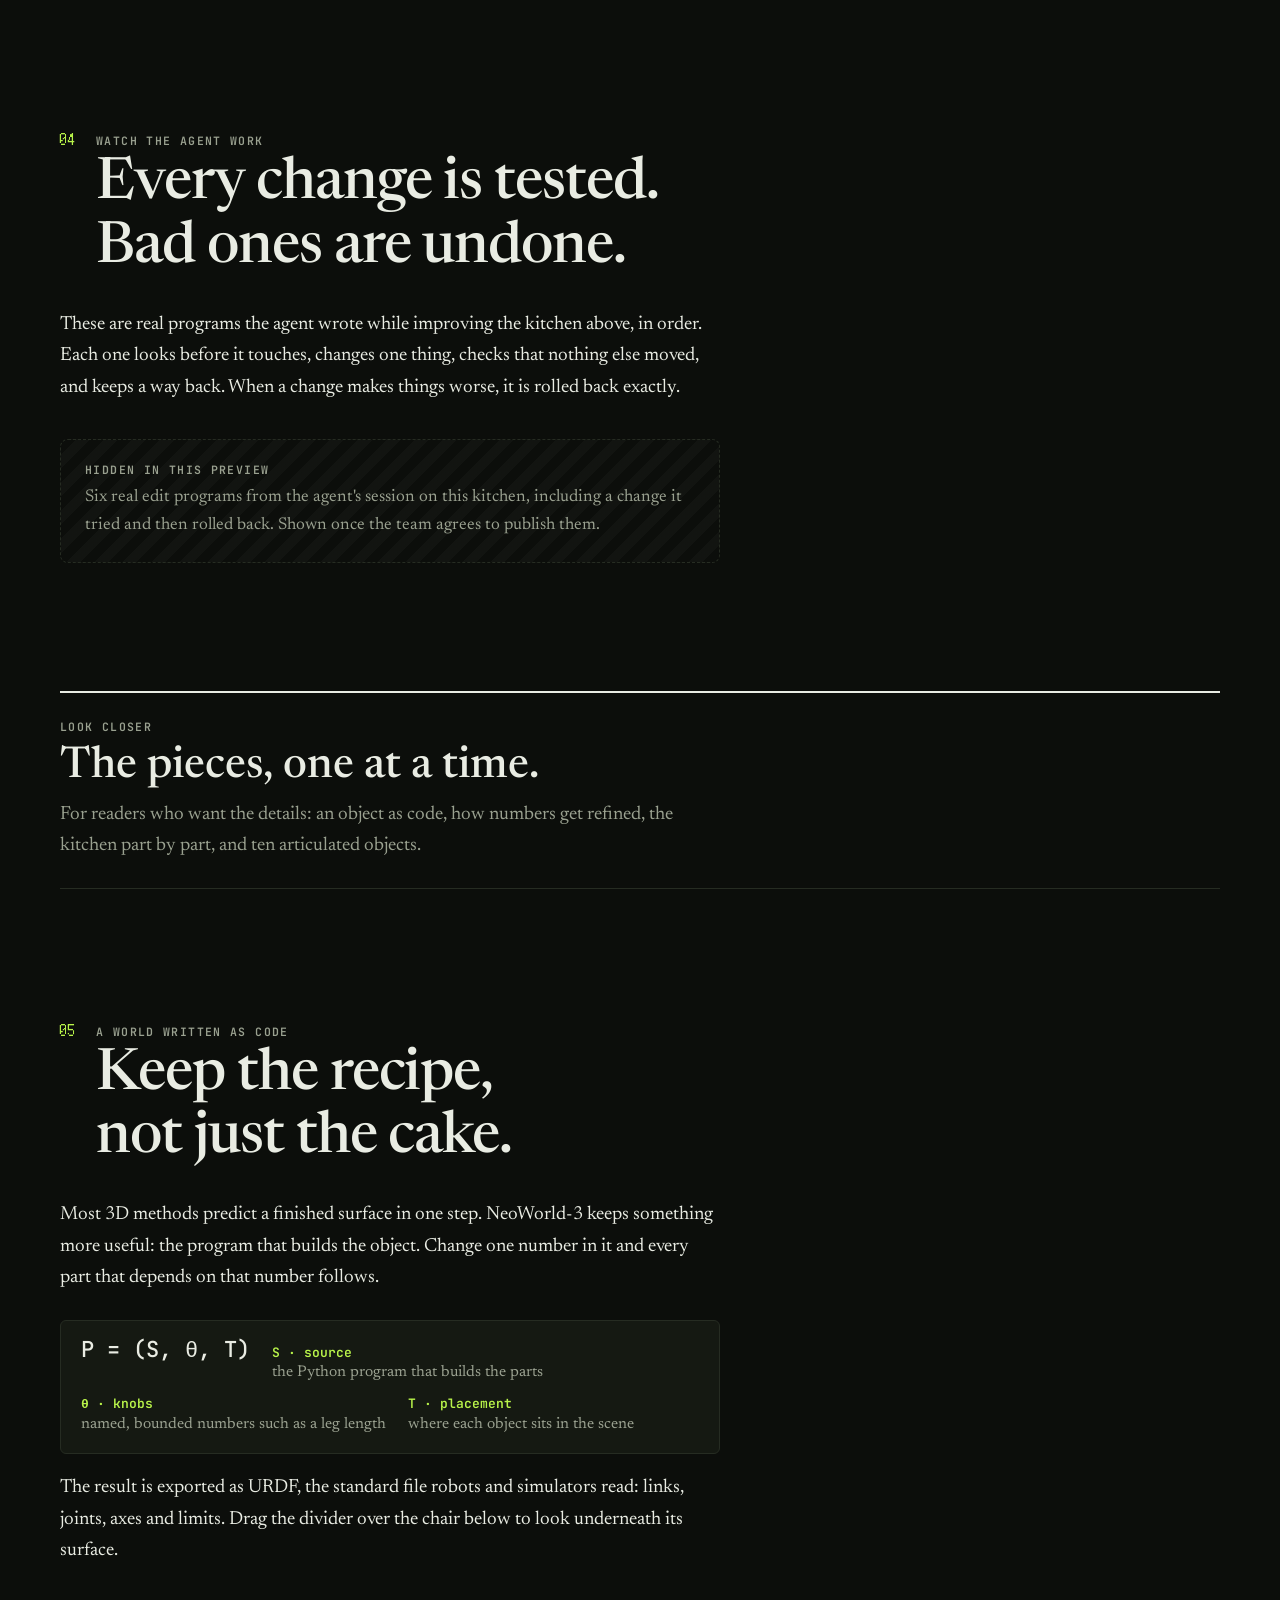
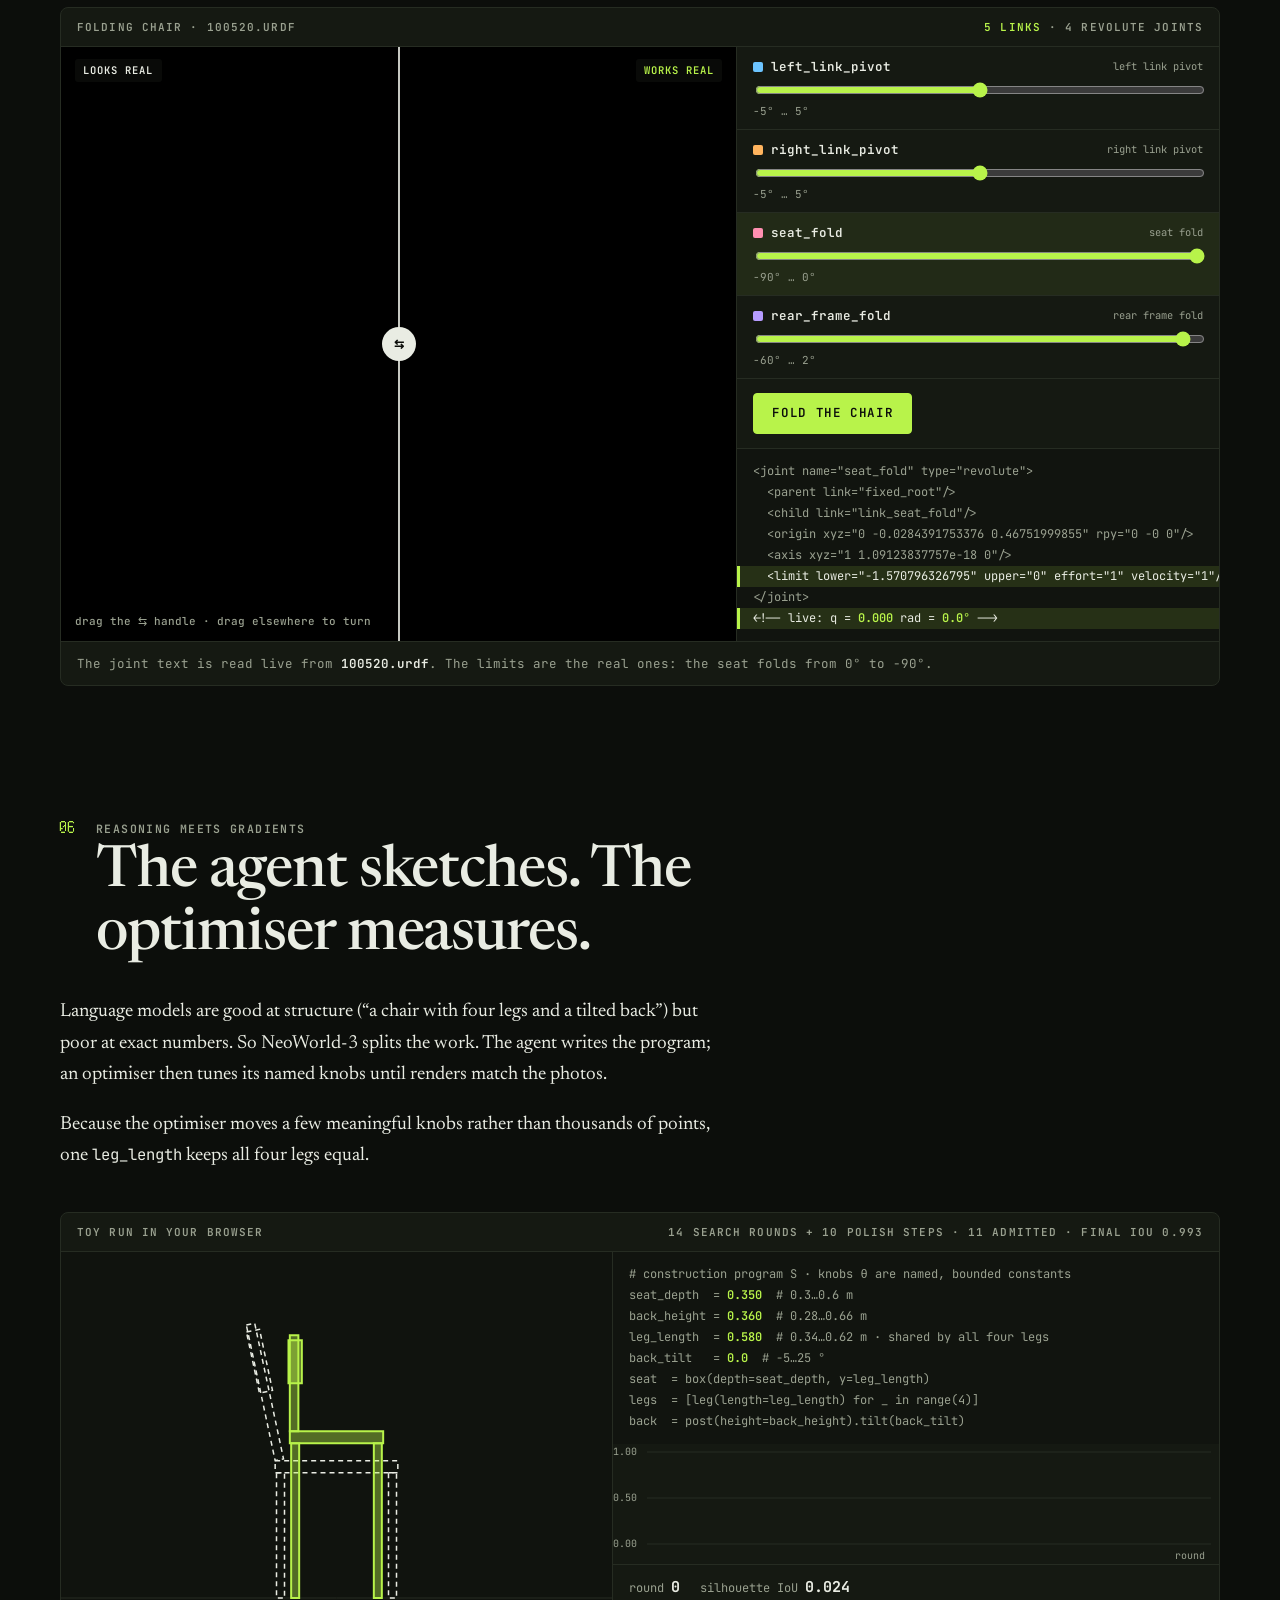
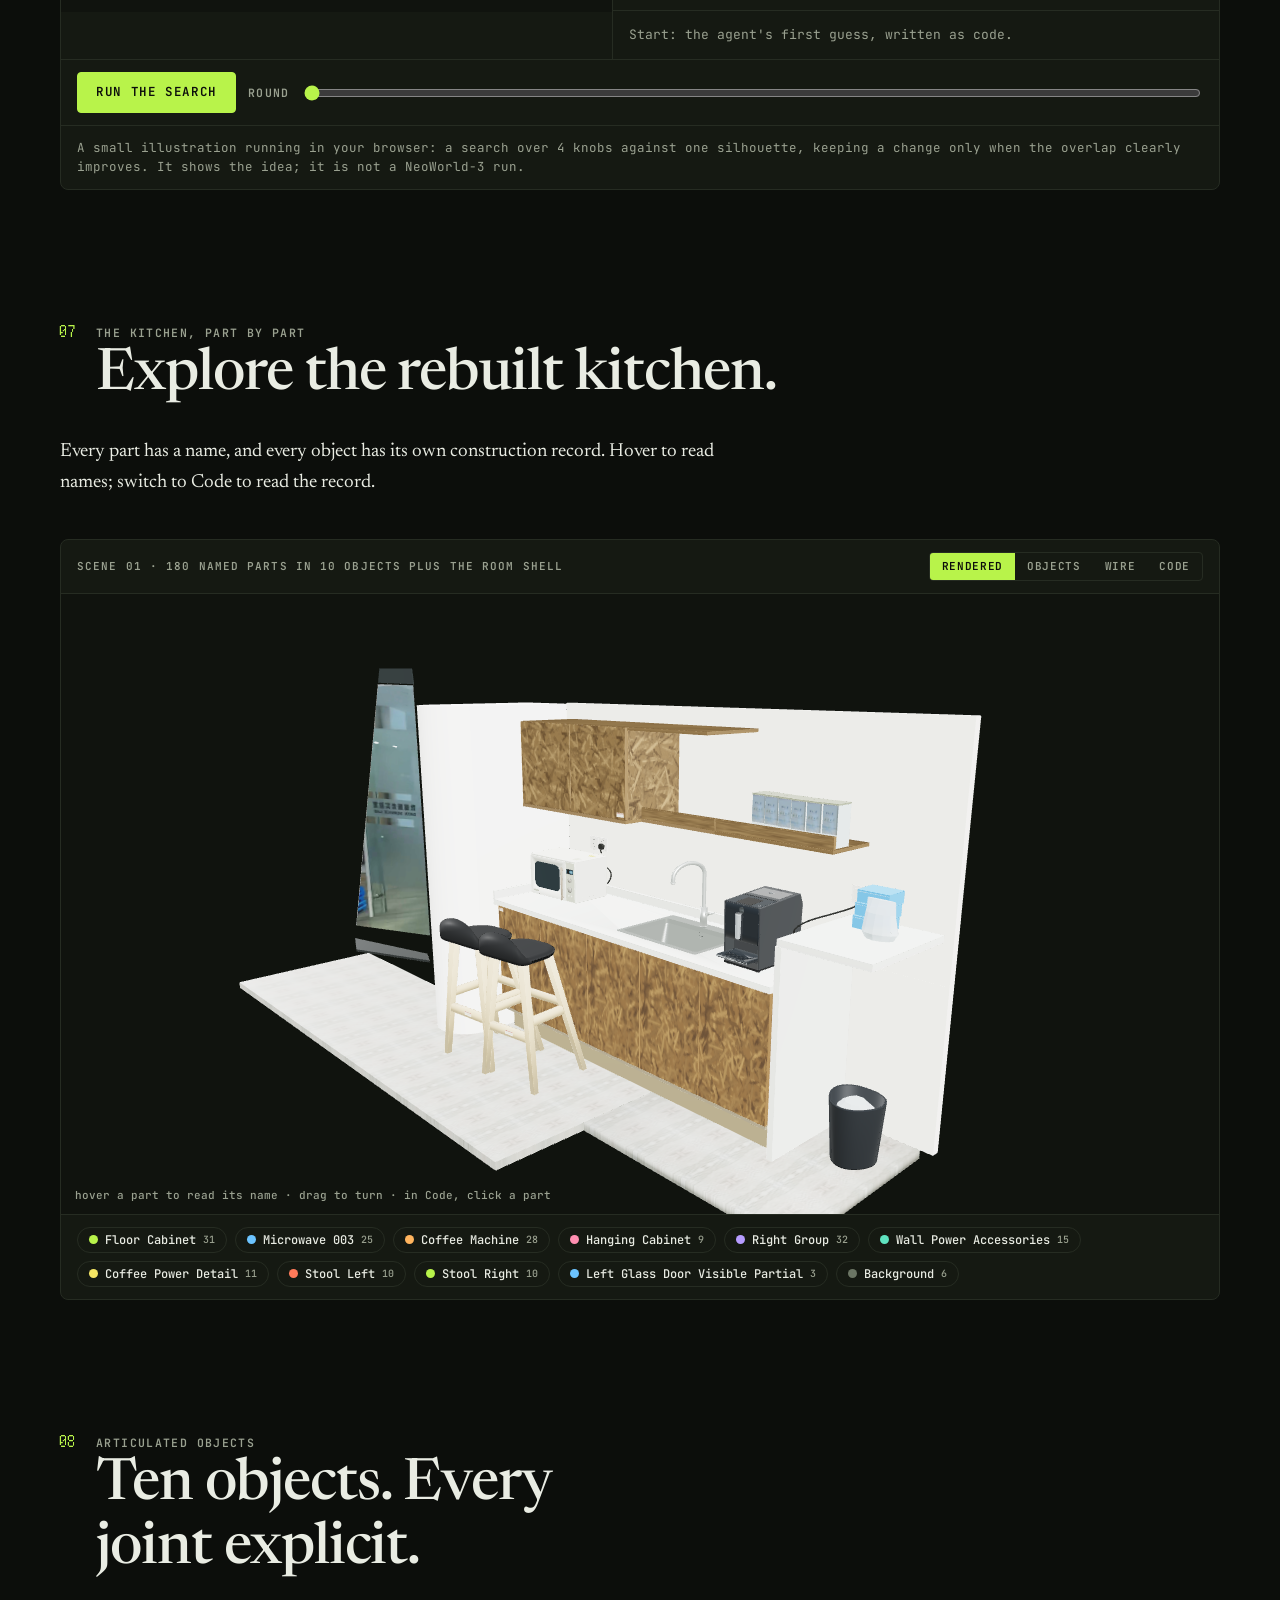
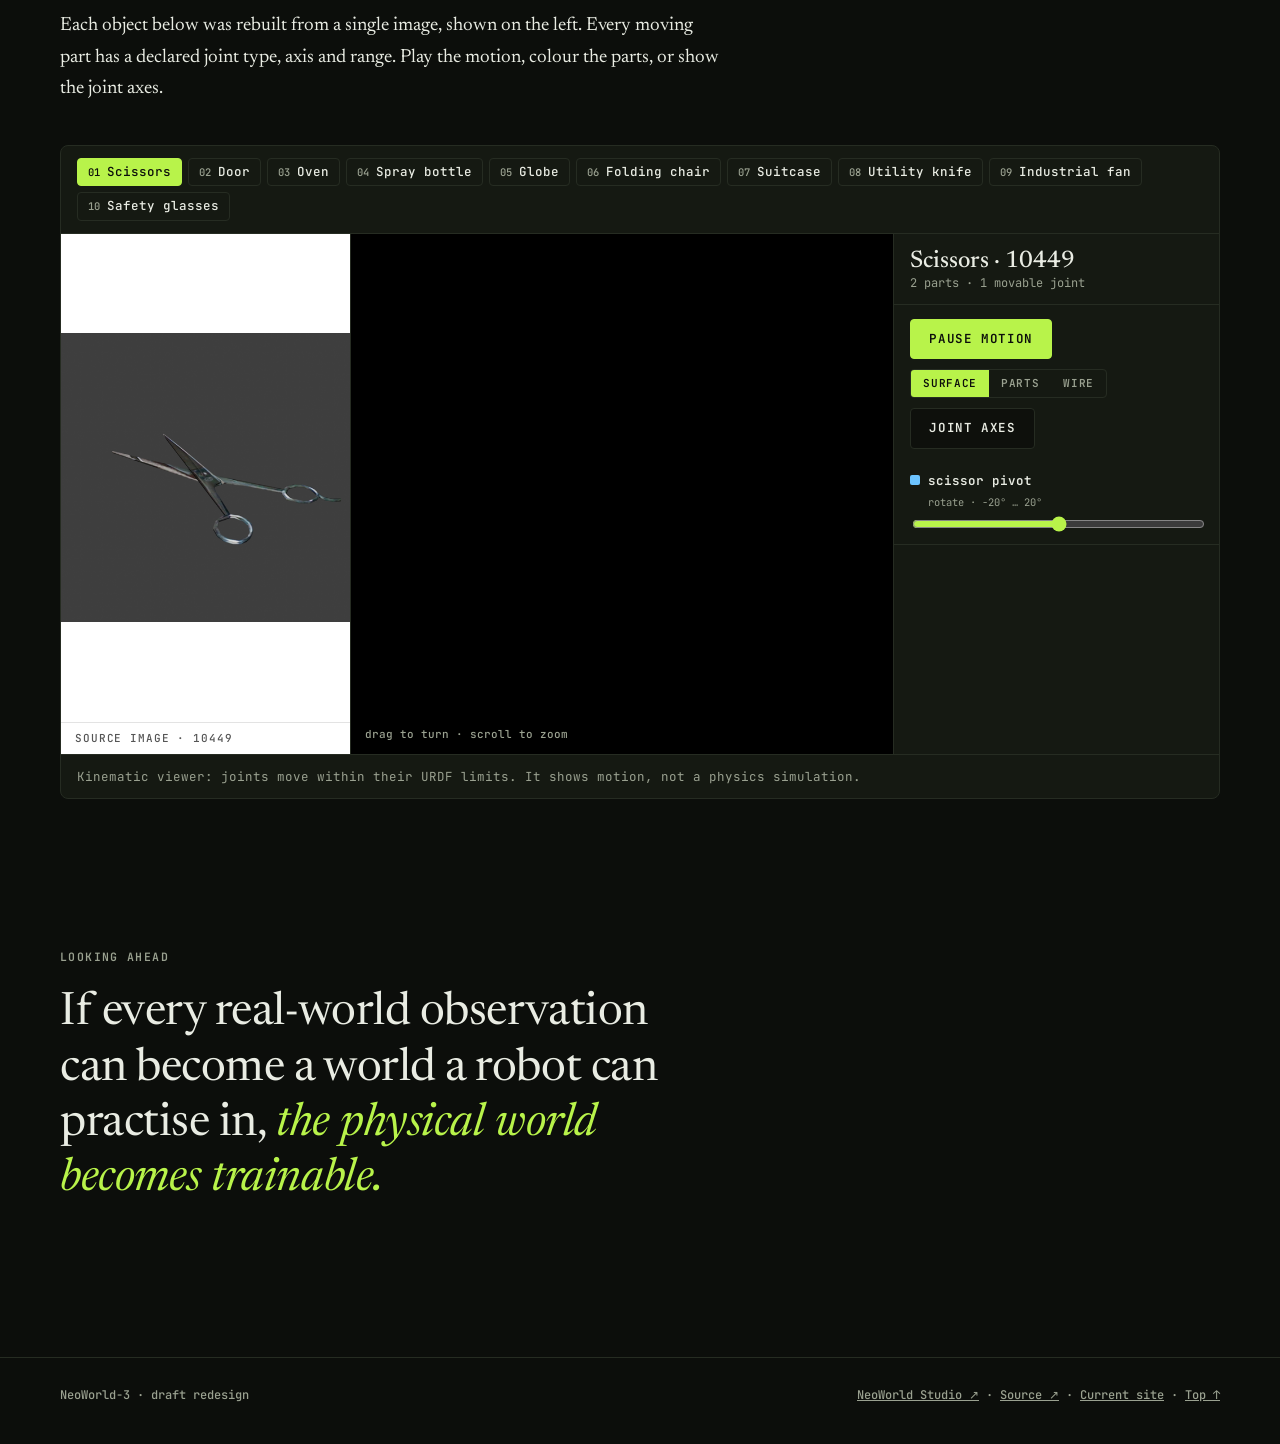
<file: v2/index.html>
<!doctype html>
<html lang="en" data-theme="dark">
<head>
  <meta charset="utf-8">
  <meta name="viewport" content="width=device-width,initial-scale=1">
  <meta name="theme-color" content="#0c0e0b">
  <meta name="robots" content="noindex">
  <meta name="description" content="NeoWorld-3 turns visual observations into simulation-ready 3D worlds by having coding agents write them as programs.">
  <title>NeoWorld-3 · Worlds robots can use</title>
  <link rel="icon" type="image/svg+xml" href="../brand/neoworld-favicon.svg">
  <script>try{const t=localStorage.getItem('nw-theme');if(t==='light'||t==='dark')document.documentElement.dataset.theme=t}catch(_){}</script>
  <link rel="preload" href="fonts/newsreader-latin-opsz-normal.woff2" as="font" type="font/woff2" crossorigin>
  <link rel="stylesheet" href="v2.css">
  <script defer src="../vendor/three.min.js"></script>
  <script defer src="../vendor/OBJLoader.js"></script>
  <script defer src="../vendor/OrbitControls.js"></script>
  <script defer src="../vendor/GLTFLoader.js"></script>
  <script defer src="../vendor/DRACOLoader.js"></script>
  <script defer src="../vendor/gsap.min.js"></script>
  <script defer src="../vendor/ScrollTrigger.min.js"></script>
  <script defer src="js/kit.js"></script>
  <script defer src="js/scene-code.js"></script>
  <script defer src="js/hero.js"></script>
  <script defer src="js/method.js"></script>
  <script defer src="js/twin.js"></script>
  <script defer src="js/agentwork.js"></script>
  <script defer src="js/anatomy.js"></script>
  <script defer src="js/refine.js"></script>
  <script defer src="js/compare.js"></script>
  <script defer src="js/scene.js"></script>
  <script defer src="js/gallery.js"></script>
  <script defer src="js/main.js"></script>
</head>
<body>
  <a class="skip" href="#capture">Skip to the article</a>
<div class="draft" role="note">DESIGN PREVIEW · Not the official NeoWorld site. Sections based on unpublished results are left out.</div>
  <div class="progress" aria-hidden="true"><i></i></div>

  <header class="top">
    <div class="wrap">
      <a class="brand" href="#top"><img src="../brand/neoworld-nw-small.svg" alt="">NeoWorld<sup>3</sup></a>
      <nav aria-label="Main">
        <a href="#capture">What</a><a href="#robot-demo">Why</a><a href="#method">How</a><a href="#agent-work">Agent at work</a><a href="#scene">Kitchen</a><a href="#objects">Objects</a>
      </nav>
      <button class="tbtn" id="theme-toggle" type="button"><span>Light</span></button>
      <a class="tbtn" href="https://neoworldproject.github.io/Studio/?lang=en" target="_blank" rel="noopener">Studio ↗</a>
    </div>
  </header>

  <nav class="toc" aria-label="Chapters">
    <a href="#capture"><b>01</b>What it makes</a><a href="#robot-demo"><b>02</b>Why it matters</a><a href="#method"><b>03</b>How it works</a><a href="#agent-work"><b>04</b>The agent at work</a><a href="#program"><b>05</b>World as code</a><a href="#refine-ch"><b>06</b>Refinement</a><a href="#scene"><b>07</b>The kitchen</a><a href="#objects"><b>08</b>Objects</a>
  </nav>

  <main id="top">
    <section class="hero" aria-labelledby="hero-title">
      <div id="hero-world" aria-hidden="true"></div>
      <div class="wrap">
        <div class="hero-copy">
          <p class="label">NeoWorld-3 · research</p>
          <h1 id="hero-title">Worlds robots can <em>use</em>, not just look at.</h1>
          <p class="lede">NeoWorld-3 turns photos into <b>simulation-ready 3D worlds</b>. Coding agents write every object as a program, with parts, joints and limits.</p>
          <div class="cta"><a class="btn primary" href="#capture">Start reading ↓</a><a class="btn" href="#scene">Explore the kitchen</a></div>
        </div>
      </div>
      <p class="hero-note">Scene 01 · reconstructed coffee corner<br>move the pointer · scroll to turn</p>
    </section>

    <div class="wrap">
      <!-- 01 -->
      <section class="chapter" id="capture" aria-labelledby="capture-h">
        <div class="chapter-head"><span class="num">01</span><p class="label">What it makes</p><h2 id="capture-h">A photo, a rebuilt world, and the code underneath.</h2></div>
        <div class="compare-wrap">
          <div id="compare" aria-label="Drag the two dividers to compare the capture, the reconstruction and its code">
            <canvas></canvas>
            <span class="wipe-tag" data-layer="0">CAPTURE</span><span class="wipe-tag" data-layer="1">RECONSTRUCTION</span><span class="wipe-tag" data-layer="2">CODE</span>
            <button class="xray-handle" data-handle="0" type="button" role="slider" aria-label="Divider between capture and reconstruction" aria-valuemin="0" aria-valuemax="100" aria-valuenow="34"><span>⇆</span></button>
            <button class="xray-handle" data-handle="1" type="button" role="slider" aria-label="Divider between reconstruction and code" aria-valuemin="0" aria-valuemax="100" aria-valuenow="68"><span>&lt;/&gt;</span></button>
          </div>
          <div class="prose">
            <p>Three layers of the same office coffee corner. On the left, the stabilised video. In the middle, the scene NeoWorld Studio rebuilt from it, rendered from the same camera. On the right, what the rebuilt scene really is: code.</p>
            <p>The two pictures can look alike. The difference is underneath. Drag the <span class="mono">&lt;/&gt;</span> divider and each object shows its own code, pinned above it as the camera moves: the operations and measurements from the scene's real construction record.</p>
            <p class="aside">In <em>The Matrix</em>, Neo learns to see his world as code. This is the same idea, made literal.</p>
            <p><button class="btn" id="compare-play" type="button">Play</button></p>
          </div>
        </div>
      </section>

      <!-- 02 -->
      <section class="chapter" id="robot-demo" aria-labelledby="robot-demo-h">
        <div class="chapter-head"><span class="num">02</span><p class="label">Why it matters</p><h2 id="robot-demo-h">Then a robot can practise there.</h2></div>
        <div class="prose"><p>A phone scans a desk. NeoWorld-3 rebuilds it as a world a robot can use. A policy rehearses the task in that twin: put the bowl in the microwave. Then the real robot does the same thing on the real desk.</p></div>
        <div class="plate" id="twin">
          <div class="plate-bar"><span>Real example · scan → twin → real</span><span>10-second recording</span></div>
          <div class="twin-player"><canvas aria-label="Recording in three views: scanning the desk, the policy in the reconstructed twin, and the real robot"></canvas></div>
          <div class="twin-controls"><button class="btn primary twin-play" type="button" aria-pressed="false">Play</button><input class="twin-range" type="range" min="0" max="99" value="0" aria-label="Position in the recording"></div>
        </div>
      </section>

      <!-- 03 -->
      <section class="chapter" id="method" aria-labelledby="method-h">
        <div class="chapter-head"><span class="num">03</span><p class="label">How it works</p><h2 id="method-h">How the agent builds it.</h2></div>
        <div class="prose"><p>One figure, taken apart step by step. Keep scrolling: the figure zooms to each stage as you read about it.</p></div>
        <div class="method">
          <div class="method-steps">
            <div class="mstep" data-step="0"><p class="label">1 · Observe</p><h3>Start from what a camera sees.</h3><p>A handful of RGB-D photos of a real place, each with its camera position. Here: an office coffee corner.</p></div>
            <div class="mstep" data-step="1"><p class="label">2 · Write the scene as code</p><h3>One agent owns the whole scene.</h3><p>It looks, measures, and writes the scene as a program: boxes, cylinders and where they go. NeoMCP gives it tools to read, edit, measure and refine; NeoSDK does the geometry.</p></div>
            <div class="mstep" data-step="2"><p class="label">3 · Specialists for hard objects</p><h3>Write, fit, compare, repeat.</h3><p>An object that needs more care, like the coffee machine, goes to a specialist with its own photos. It writes a program for that one object, fits it, and compares real and rendered views from the same cameras until they agree.</p></div>
            <div class="mstep" data-step="3"><p class="label">4 · Checked before it is kept</p><h3>Kept only if it is better.</h3><p>Every returned change is tried in a copy of the scene and checked. If it does not improve the match, the scene stays exactly as it was. The next section shows six real examples.</p></div>
            <div class="mstep" data-step="4"><p class="label">5 · Matched to the photo</p><h3>An editable scene that matches the photo.</h3><p>The result is rendered from the same camera as the real photo. Whatever still differs goes back to the scene agent for another round.</p></div>
            <div class="mstep" data-step="5"><p class="label">6 · Joints</p><h3>Parts that move get joints.</h3><p>Joints are declared in the code, swept through their range to catch collisions, and exported for simulators. Axes and limits the photos cannot confirm stay marked as unresolved.</p></div>
            <div class="mstep" data-step="6"><p class="label">The whole loop</p><h3>From photos to a world a robot can use.</h3><p>Observe, build, check, refine, and hand the result to a robot, with feedback at every stage.</p></div>
          </div>
          <div class="method-stage-wrap">
            <div class="mstage" aria-label="The NeoWorld-3 method figure, focused on the current step">
              <div class="mboard">
                <div class="mgroup g-recon"><h4><svg viewBox="0 0 24 24" aria-hidden="true"><path d="M12 8.5a3.5 3.5 0 1 0 0 7 3.5 3.5 0 0 0 0-7Zm8 3.5 2-1.5-2-3.5-2.4.6a7 7 0 0 0-1.6-1l-.4-2.6h-4l-.4 2.6a7 7 0 0 0-1.6 1L5 7 3 10.5 5 12l-2 1.5L5 17l2.4-.6a7 7 0 0 0 1.6 1l.4 2.6h4l.4-2.6a7 7 0 0 0 1.6-1L17 17l2-3.5Z"/></svg>Real-to-sim reconstruction</h4></div>
                <div class="mgroup g-spec" data-block="spec"><h4>Optional object specialists</h4><span class="mnote">Bounded object episodes</span></div>
                <div class="mgroup g-artic" data-block="artic">
                  <h4><svg viewBox="0 0 24 24" aria-hidden="true"><path d="M12 2 21 7v10l-9 5-9-5V7l9-5Zm0 2.3L5 8.2v7.6l7 3.9 7-3.9V8.2l-7-3.9Zm0 3.2 4.5 2.5L12 12.5 7.5 10 12 7.5Z"/></svg>Optional articulation</h4>
                  <div class="msteps3"><span>Declared bodies / joints</span><i>→</i><span>Geometric sweep</span><i>→</i><span>Visual URDF + playback</span></div>
                  <p class="mcap">Declared motion only; unresolved axes and limits remain explicit.</p>
                </div>

                <div class="mb b-obs" data-block="obs"><h4>Real observations</h4>
                  <div class="mimgs"><img src="media/method/obs-stools.webp" alt="Real photo: stools and microwave"><img src="media/method/obs-sink.webp" alt="Real photo: sink and coffee machine"></div>
                  <p>Multi-view RGB-D + cameras</p></div>
                <div class="mb b-agent" data-block="agent"><h4>Scene agent</h4>
                  <svg class="micon" viewBox="0 0 64 48" aria-hidden="true"><circle cx="32" cy="5" r="3.5"/><path d="M32 9v5"/><rect x="14" y="14" width="36" height="26" rx="8"/><circle cx="25" cy="27" r="3.5" class="fill"/><circle cx="39" cy="27" r="3.5" class="fill"/><path d="M10 22v10M54 22v10"/></svg>
                  <p>Observe, measure, author<br>Revise the scene program</p></div>
                <div class="mb b-mcp" data-block="mcp"><h4>NeoMCP + NeoSDK</h4>
                  <div class="mrow"><pre class="mcode"><span>cube()</span><span>translate()</span><span>rotate()</span></pre>
                    <div class="mlist"><b>Read / edit / measure / refine</b><span>Tensor-twin parameter search</span><span>Blender materialization &amp; checks</span></div></div>
                  <p class="mleft">Harness: evidence, budgets and admission</p></div>
                <div class="mb b-realsim" data-block="realsim"><h4>Real–Sim scene</h4>
                  <div class="mpair"><figure><figcaption>Real</figcaption><img src="media/method/obs-sink.webp" alt="Real photo of the sink corner"></figure><figure><figcaption class="sim">Sim</figcaption><img src="media/method/scene-sim.webp" alt="Reconstructed sink corner"></figure></div>
                  <p>Editable reconstructed scene</p></div>
                <div class="mb b-handoff" data-block="handoff"><h4>Object handoff</h4>
                  <div class="mhand"><img class="crop-coffee" src="media/method/coffee-real.webp" alt="Coffee machine photo"><svg class="micon cam" viewBox="0 0 90 40" aria-hidden="true"><rect x="2" y="10" width="26" height="20" rx="4"/><circle cx="15" cy="20" r="5"/><path d="M34 16h6v8h-6zM40 20 86 4v32Z" class="ray"/></svg></div>
                  <div class="mhand"><img class="crop-coffee" src="media/method/coffee-sim.webp" alt="Coffee machine render"><p class="mleft">Views<br>Source<br>Context</p></div>
                  <p>Bound object evidence<br>Fixed cameras + neighbors</p></div>
                <div class="mb b-author" data-block="author"><h4>Author / revise program</h4>
                  <svg class="micon parts" viewBox="0 0 120 80" aria-hidden="true"><path d="M60 22 30 52M60 22v30M60 22l30 30"/><path d="M60 4l12 7v12l-12 7-12-7V11Z" class="c1"/><path d="M30 46l10 6v10l-10 6-10-6V52Z" class="c2"/><path d="M60 48l9 5v9l-9 5-9-5v-9Z" class="c3"/><path d="M90 46l11 6v11l-11 6-11-6V52Z" class="c1"/></svg>
                  <p>Editable source + parts</p></div>
                <div class="mb b-refine" data-block="refine"><h4>Refine object geometry</h4>
                  <div class="mpair"><figure><figcaption>Real</figcaption><img class="crop-coffee" src="media/method/coffee-real.webp" alt="Coffee machine photo"></figure><figure><figcaption class="sim">Sim</figcaption><img class="crop-coffee" src="media/method/coffee-sim.webp" alt="Coffee machine reconstruction"></figure></div>
                  <p>Fit against bound observations</p></div>
                <div class="mb b-feedback" data-block="feedback"><h4>Real–Sim feedback</h4>
                  <div class="mpair"><figure><figcaption>Real</figcaption><img class="crop-stools" src="media/method/stools-real.webp" alt="Stools photo"></figure><figure><figcaption class="sim">Sim</figcaption><img class="crop-stools" src="media/method/stools-sim.webp" alt="Stools reconstruction"></figure></div>
                  <p>Compare at matched cameras</p></div>
                <div class="mb b-parent" data-block="parent"><h4>Parent integration</h4>
                  <svg class="micon" viewBox="0 0 120 56" aria-hidden="true"><rect x="16" y="4" width="30" height="46" rx="4"/><path d="M24 16h2M30 16h10M24 27h2M30 27h10M24 38h2M30 38h10"/><path d="M88 6l22 11-22 11-22-11Z M66 25l22 11 22-11 M66 33l22 11 22-11"/></svg>
                  <p>Stage returned source<br>Check geometry and ownership<br>Retain or reject</p></div>
                <div class="mb b-robot" data-block="robot"><img src="media/method/robot-scene.webp" alt="A robot placed in the reconstructed scene"><div><h4>Robot in reconstructed scene</h4><p class="mleft">Static placement visualization</p></div></div>
                <p class="mworker">Each worker edits its assigned object. Cameras and neighboring objects stay fixed.</p>

                <svg class="marrows" viewBox="0 0 1690 1127" aria-hidden="true">
                  <defs><marker id="mhead" viewBox="0 0 10 10" refX="8" refY="5" markerWidth="7" markerHeight="7" orient="auto-start-reverse"><path d="M0 0 10 5 0 10Z"/></marker></defs>
                  <path class="ma" data-arrow="a-obs" d="M295 272H350"/>
                  <path class="ma" data-arrow="a-handoff" d="M490 413V451H160V500"/>
                  <path class="ma" data-arrow="a-spec" d="M295 678H364"/>
                  <path class="ma" data-arrow="a-ar" d="M650 678H670"/>
                  <path class="ma" data-arrow="a-rf" d="M967 678H986"/>
                  <path class="ma" data-arrow="a-parent" d="M1275 678H1341"/>
                  <path class="ma" data-arrow="a-realsim" d="M1494 542V446"/>
                  <path class="md" data-arrow="d-refit" d="M1133 792V860H510V796"/>
                  <text class="mlabel md-t" x="820" y="885" text-anchor="middle">Compare views; revise source or refit</text>
                  <path class="md" data-arrow="d-matched" d="M1494 145V45H490V167"/>
                  <text class="mlabel md-t" x="1020" y="34" text-anchor="middle">Matched-view feedback guides scene revision</text>
                  <path class="mg" data-arrow="d-artic" d="M1642 295H1682V890H137V902"/>
                </svg>
              </div>
              <span class="mstage-count">01 / 07</span>
            </div>
          </div>
        </div>
      </section>

      <!-- 04 -->
      <section class="chapter" id="agent-work" aria-labelledby="agent-work-h">
        <div class="chapter-head"><span class="num">04</span><p class="label">Watch the agent work</p><h2 id="agent-work-h">Every change is tested. Bad ones are undone.</h2></div>
        <div class="prose"><p>These are real programs the agent wrote while improving the kitchen above, in order. Each one looks before it touches, changes one thing, checks that nothing else moved, and keeps a way back. When a change makes things worse, it is rolled back exactly.</p></div>
<div class="redacted"><span class="label">Hidden in this preview</span><p>Six real edit programs from the agent's session on this kitchen, including a change it tried and then rolled back. Shown once the team agrees to publish them.</p></div>
      </section>

      <section class="lookcloser" aria-label="Look closer">
        <p class="label">Look closer</p>
        <h2>The pieces, one at a time.</h2>
        <p>For readers who want the details: an object as code, how numbers get refined, the kitchen part by part, and ten articulated objects.</p>
      </section>

      <!-- 05 -->
      <section class="chapter" id="program" aria-labelledby="program-h">
        <div class="chapter-head"><span class="num">05</span><p class="label">A world written as code</p><h2 id="program-h">Keep the recipe, not just the cake.</h2></div>
        <div class="prose">
          <p>Most 3D methods predict a finished surface in one step. NeoWorld-3 keeps something more useful: the program that builds the object. Change one number in it and every part that depends on that number follows.</p>
          <div class="equation" aria-label="P equals S, theta, T">
            <code>P = (S, θ, T)</code>
            <div><b>S · source</b>the Python program that builds the parts</div>
            <div><b>θ · knobs</b>named, bounded numbers such as a leg length</div>
            <div><b>T · placement</b>where each object sits in the scene</div>
          </div>
          <p>The result is exported as URDF, the standard file robots and simulators read: links, joints, axes and limits. Drag the divider over the chair below to look underneath its surface.</p>
        </div>
        <div class="plate">
          <div class="plate-bar"><span>Folding chair · 100520.urdf</span><span><b>5 links</b> · 4 revolute joints</span></div>
          <div class="anatomy">
            <div class="stage" id="anatomy-stage">
              <div class="xray-tags" aria-hidden="true"><span>LOOKS REAL</span><span>WORKS REAL</span></div>
              <button class="xray-handle" type="button" role="slider" aria-label="X-ray divider" aria-valuemin="0" aria-valuemax="100" aria-valuenow="50"><span>⇆</span></button>
              <span class="stage-status">Loading the chair…</span>
              <span class="hint">drag the ⇆ handle · drag elsewhere to turn</span>
            </div>
            <div class="anatomy-side">
              <div id="anatomy-joints"></div>
              <div class="side-actions"><button class="btn primary" id="anatomy-fold" type="button">Fold the chair</button></div>
              <pre class="code" id="anatomy-code" aria-live="polite" aria-label="URDF text of the selected joint"></pre>
            </div>
          </div>
          <p class="plate-foot">The joint text is read live from <b>100520.urdf</b>. The limits are the real ones: the seat folds from 0° to −90°.</p>
        </div>
      </section>

      <!-- 06 -->
      <section class="chapter" id="refine-ch" aria-labelledby="refine-h">
        <div class="chapter-head"><span class="num">06</span><p class="label">Reasoning meets gradients</p><h2 id="refine-h">The agent sketches. The optimiser measures.</h2></div>
        <div class="prose">
          <p>Language models are good at structure (“a chair with four legs and a tilted back”) but poor at exact numbers. So NeoWorld-3 splits the work. The agent writes the program; an optimiser then tunes its named knobs until renders match the photos.</p>
<p>Because the optimiser moves a few meaningful knobs rather than thousands of points, one <span class="mono">leg_length</span> keeps all four legs equal.</p>
        </div>
        <div class="plate" id="refine">
          <div class="plate-bar"><span>Toy run in your browser</span><span id="refine-summary"></span></div>
          <div class="refine">
            <canvas id="refine-canvas" aria-label="Chair silhouette: dashed target, filled current program, faint candidates"></canvas>
            <div class="refine-side">
              <pre class="code" id="refine-code" aria-live="polite" style="border-top:0"></pre>
              <canvas id="refine-chart" aria-label="Silhouette overlap per round; filled dots were admitted"></canvas>
              <div class="readout"><span>round <b id="refine-step-out">0</b></span><span>silhouette IoU <b id="refine-iou">0</b></span></div>
              <p class="note" id="refine-log" role="status" style="min-height:0"></p>
            </div>
          </div>
          <div class="controls"><button class="btn primary" id="refine-play" type="button">Run the search</button><label class="label" for="refine-step">Round</label><input id="refine-step" type="range" min="0" max="22" value="0"></div>
<p class="plate-foot">A small illustration running in your browser: a search over 4 knobs against one silhouette, keeping a change only when the overlap clearly improves. It shows the idea; it is not a NeoWorld-3 run.</p>
        </div>
      </section>

      <!-- 07 -->
      <section class="chapter" id="scene" aria-labelledby="scene-h">
        <div class="chapter-head"><span class="num">07</span><p class="label">The kitchen, part by part</p><h2 id="scene-h">Explore the rebuilt kitchen.</h2></div>
        <div class="prose"><p>Every part has a name, and every object has its own construction record. Hover to read names; switch to Code to read the record.</p></div>
        <div class="plate">
          <div class="plate-bar"><span>Scene 01 · <span id="scene-count">loading…</span></span>
            <span class="seg" role="group" aria-label="Look"><button type="button" data-scene-look="skin" aria-pressed="true">Rendered</button><button type="button" data-scene-look="parts" aria-pressed="false">Objects</button><button type="button" data-scene-look="wire" aria-pressed="false">Wire</button><button type="button" data-scene-look="code" aria-pressed="false">Code</button></span></div>
          <div class="scene-body" id="scene-body">
            <div class="stage" id="scene-stage">
              <span class="stage-status">Loading the kitchen (2.3 MB)…</span>
              <div class="part-tip" hidden></div>
              <span class="hint">hover a part to read its name · drag to turn · in Code, click a part</span>
            </div>
            <aside class="scene-code" id="scene-code-panel" hidden aria-label="Construction record of the selected object">
              <div class="scene-code-head"><b id="scene-code-title">Loading…</b><span>construction record from scene.glb</span></div>
              <pre class="code" id="scene-code"></pre>
              <p class="scene-code-key"><span class="k-op">coloured part</span> built by a recorded SDK operation · <span class="k-mesh">grey part</span> stored as a mesh · <span class="k-phys">blue lines</span> example physical properties</p>
            </aside>
          </div>
          <div class="chips" id="scene-legend" aria-label="Objects in the scene: click to isolate one"></div>
        </div>
      </section>

      <!-- 08 -->
      <section class="chapter" id="objects" aria-labelledby="objects-h">
        <div class="chapter-head"><span class="num">08</span><p class="label">Articulated objects</p><h2 id="objects-h">Ten objects. Every joint explicit.</h2></div>
        <div class="prose"><p>Each object below was rebuilt from a single image, shown on the left. Every moving part has a declared joint type, axis and range. Play the motion, colour the parts, or show the joint axes.</p></div>
        <div class="plate">
          <div class="picker" id="gallery-picker" aria-label="Choose an object"></div>
          <div class="gallery">
            <figure><img id="gallery-ref" alt="" src="../assets/batch5_collision_references_image3/10449_image_3.png"><figcaption id="gallery-ref-cap">Source image</figcaption></figure>
            <div class="stage" id="gallery-stage"><span class="stage-status">Loading…</span><span class="hint">drag to turn · scroll to zoom</span></div>
            <div class="gallery-side">
              <h3 id="gallery-title">Scissors · 10449</h3>
              <p class="sub" id="gallery-summary">&nbsp;</p>
              <div class="side-actions">
                <button class="btn primary" id="gallery-play" type="button" aria-pressed="false">Play motion</button>
                <span class="seg" role="group" aria-label="Look"><button type="button" data-gallery-look="skin" aria-pressed="true">Surface</button><button type="button" data-gallery-look="parts" aria-pressed="false">Parts</button><button type="button" data-gallery-look="wire" aria-pressed="false">Wire</button></span>
                <button class="btn" id="gallery-axes" type="button" aria-pressed="false">Joint axes</button>
              </div>
              <div id="gallery-joints"></div>
            </div>
          </div>
          <p class="plate-foot">Kinematic viewer: joints move within their URDF limits. It shows motion, not a physics simulation.</p>
        </div>
      </section>

    </div>

    <section class="closing wrap" aria-label="Outlook">
      <p class="label" style="margin-bottom:22px">Looking ahead</p>
      <p>If every real-world observation can become a world a robot can practise in, <em>the physical world becomes trainable.</em></p>
    </section>
  </main>

  <footer>
    <div class="wrap">
      <span>NeoWorld-3 · draft redesign</span>
      <span><a href="https://neoworldproject.github.io/Studio/?lang=en" target="_blank" rel="noopener">NeoWorld Studio ↗</a> · <a href="https://github.com/mulan2022/NeoWorld" target="_blank" rel="noopener">Source ↗</a> · <a href="../">Current site</a> · <a href="#top">Top ↑</a></span>
    </div>
  </footer>
</body>
</html>
</file>
<file: v2/v2.css>
@font-face{font-family:"Fusion Pixel";src:url("../assets/fusion-pixel-latin-subset.woff2") format("woff2");font-display:swap}
/* Self-hosted (SIL OFL, see fonts/*.txt) so the page does not depend on Google Fonts being reachable. */
@font-face{font-family:"Newsreader";src:url("fonts/newsreader-latin-opsz-normal.woff2") format("woff2-variations"),url("fonts/newsreader-latin-opsz-normal.woff2") format("woff2");font-weight:200 800;font-style:normal;font-display:swap}
@font-face{font-family:"Newsreader";src:url("fonts/newsreader-latin-opsz-italic.woff2") format("woff2-variations"),url("fonts/newsreader-latin-opsz-italic.woff2") format("woff2");font-weight:200 800;font-style:italic;font-display:swap}
@font-face{font-family:"JetBrains Mono";src:url("fonts/jetbrains-mono-latin-wght-normal.woff2") format("woff2-variations"),url("fonts/jetbrains-mono-latin-wght-normal.woff2") format("woff2");font-weight:100 800;font-style:normal;font-display:swap}
/* Tokens: dark is the default identity; light is a full second palette. */
:root{
  --bg:#0c0e0b;--bg-2:#11140f;--surface:#151912;--stage:#10130e;--ink:#e9ece3;--muted:#9aa190;--line:#262c22;
  --accent:#b8f34a;--accent-fill:#b8f34a;--accent-ink:#0c0e0b;--accent-line:#b8f34a;--hero-wire:#7e8b6c;
  --warn:#ffb45e;--bad:#ff7a8a;--sky:#6cc4ff;
  --serif:"Newsreader",Georgia,"Times New Roman",serif;--mono:"JetBrains Mono",Consolas,"SFMono-Regular",monospace;--pixel:"Fusion Pixel",var(--mono);
  --measure:66ch;--gutter:clamp(16px,4vw,40px);
  color-scheme:dark;
}
:root[data-theme="light"]{
  --bg:#f2f3ec;--bg-2:#e9ebe2;--surface:#fbfbf7;--stage:#e4e8dc;--ink:#141811;--muted:#535b4c;--line:#d2d7c7;
  --accent:#4a7a0c;--accent-fill:#b8f34a;--accent-ink:#10140c;--accent-line:#5b8f16;--hero-wire:#98a488;
  --warn:#b86a0e;--bad:#c23a4d;--sky:#1f78b4;color-scheme:light;
}
*{box-sizing:border-box}
[hidden]{display:none!important}
html{scroll-behavior:smooth;scroll-padding-top:80px}
body{margin:0;background:var(--bg);color:var(--ink);font:400 19px/1.66 var(--serif);font-optical-sizing:auto;-webkit-font-smoothing:antialiased}
img,canvas,video{max-width:100%;display:block}
a{color:var(--accent)}
p{margin:0}
h1,h2,h3,h4{margin:0;font-weight:500;text-wrap:balance;line-height:1.1}
button{font:inherit;color:inherit}
:focus-visible{outline:2px solid var(--accent);outline-offset:3px}
.label{font:600 11.5px/1.35 var(--mono);letter-spacing:.12em;text-transform:uppercase;color:var(--muted)}
.mono{font-family:var(--mono);font-size:.82em}
.wrap{max-width:1240px;margin:0 auto;padding-inline:var(--gutter)}
.measure{max-width:var(--measure)}
.skip{position:absolute;left:-999px}.skip:focus{left:16px;top:16px;z-index:100;background:var(--accent-fill);color:var(--accent-ink);padding:8px 12px}

/* Draft ribbon and progress */
.draft{background:var(--warn);color:#1a1206;font:600 12px/1.4 var(--mono);letter-spacing:.04em;padding:8px var(--gutter);text-align:center}
:root[data-theme="light"] .draft{color:#fff}
.progress{position:fixed;inset:0 0 auto 0;height:2px;z-index:60;pointer-events:none}
.progress i{display:block;height:100%;background:var(--accent-line);transform-origin:0 50%;transform:scaleX(0)}

/* Top bar */
.top{position:sticky;top:0;z-index:50;background:color-mix(in srgb,var(--bg) 88%,transparent);backdrop-filter:blur(10px);border-bottom:1px solid var(--line)}
.top .wrap{display:flex;align-items:center;gap:22px;height:62px}
.brand{display:flex;align-items:center;gap:10px;text-decoration:none;color:var(--ink);font:400 17px/1 var(--pixel);letter-spacing:.02em}
.brand img{width:26px;height:26px}
.brand sup{color:var(--accent);font-size:11px}
.top nav{display:flex;gap:22px;margin-left:auto;font:500 12.5px/1 var(--mono);letter-spacing:.04em}
.top nav a{color:var(--muted);text-decoration:none}.top nav a:hover{color:var(--ink)}
.tbtn{display:inline-flex;align-items:center;gap:6px;border:1px solid var(--line);background:transparent;border-radius:999px;padding:7px 12px;font:600 11.5px/1 var(--mono);letter-spacing:.05em;text-transform:uppercase;cursor:pointer;color:var(--ink);text-decoration:none}
.tbtn:hover{border-color:var(--muted)}
@media (max-width:860px){.top nav{display:none}.top .tbtn:first-of-type{margin-left:auto}}

/* Contents rail (wide screens only) */
.toc{position:fixed;left:max(16px,calc((100vw - 1240px)/2 - 150px));top:120px;z-index:40;display:none;flex-direction:column;gap:2px;opacity:0;transition:opacity .4s}
.toc.shown{opacity:1}
.toc a{display:flex;gap:10px;align-items:baseline;padding:5px 0;font:500 11px/1.3 var(--mono);color:var(--muted);text-decoration:none}
.toc a b{font-weight:600;color:var(--line);transition:color .3s}
.toc a[aria-current="true"],.toc a:hover{color:var(--ink)}
.toc a[aria-current="true"] b{color:var(--accent)}
@media (min-width:1560px){.toc{display:flex}}

/* Hero */
.hero{position:relative;min-height:min(88vh,860px);display:grid;align-items:end;overflow:hidden;border-bottom:1px solid var(--line);background:radial-gradient(120% 90% at 70% 40%,var(--bg-2),var(--bg) 70%)}
#hero-world{position:absolute;inset:0}
.hero>.wrap{width:100%}
.hero:after{content:"";position:absolute;inset:0;z-index:1;pointer-events:none;background:linear-gradient(90deg,var(--bg) 0%,color-mix(in srgb,var(--bg) 82%,transparent) 34%,transparent 62%)}
@media (max-width:760px){.hero:after{background:linear-gradient(180deg,var(--bg) 0%,color-mix(in srgb,var(--bg) 85%,transparent) 55%,transparent 80%)}}
#hero-world canvas{width:100%!important;height:100%!important}
.hero-copy{position:relative;z-index:2;display:grid;gap:22px;padding-block:120px 72px;max-width:760px;pointer-events:none}
.hero-copy a{pointer-events:auto}
.hero h1{font-size:clamp(46px,7.4vw,104px);line-height:.98;letter-spacing:-.025em}
.hero h1 em{font-style:italic;color:var(--accent)}
.hero .lede{font-size:clamp(20px,2.2vw,24px);line-height:1.45;color:var(--muted);max-width:34ch}
.hero .lede b{color:var(--ink);font-weight:500}
.cta{display:flex;flex-wrap:wrap;gap:12px}
.btn{display:inline-flex;align-items:center;gap:10px;padding:13px 18px;border-radius:4px;font:600 12.5px/1 var(--mono);letter-spacing:.05em;text-transform:uppercase;text-decoration:none;border:1px solid var(--line);color:var(--ink);background:color-mix(in srgb,var(--bg) 70%,transparent);cursor:pointer}
.btn.primary{background:var(--accent-fill);border-color:var(--accent-fill);color:var(--accent-ink)}
.btn:hover{filter:brightness(1.08)}
.btn:not(.primary)[aria-pressed="true"]{border-color:var(--accent-line);color:var(--accent);background:color-mix(in srgb,var(--accent-fill) 10%,transparent)}
.hero-note{position:absolute;right:var(--gutter);bottom:24px;z-index:2;font:500 11px/1.4 var(--mono);color:var(--muted);text-align:right}
@media (max-width:760px){.hero{align-items:start}.hero-copy{padding-block:56px 300px}.hero-note{display:none}}

.facts{display:grid;grid-template-columns:repeat(4,minmax(0,1fr));border-bottom:1px solid var(--line)}
.facts div{padding:22px var(--gutter);border-right:1px solid var(--line);display:grid;gap:6px}
.facts div:last-child{border-right:0}
.facts strong{font:500 clamp(34px,4vw,48px)/1 var(--serif);font-variant-numeric:tabular-nums}
.facts span{font:600 11px/1.35 var(--mono);letter-spacing:.08em;text-transform:uppercase;color:var(--muted)}
@media (max-width:760px){.facts{grid-template-columns:repeat(2,minmax(0,1fr))}.facts div:nth-child(2){border-right:0}.facts div:nth-child(-n+2){border-bottom:1px solid var(--line)}}

/* Chapters */
.chapter{padding-block:clamp(72px,10vw,128px) 0;scroll-margin-top:70px}
.chapter-head{display:grid;grid-template-columns:auto minmax(0,1fr);gap:4px 20px;align-items:baseline;margin-bottom:28px}
.chapter-head .num{grid-row:span 2;font:400 15px/1 var(--pixel);color:var(--accent);padding-top:6px}
.chapter-head h2{font-size:clamp(34px,5vw,58px);letter-spacing:-.018em;max-width:20ch}
.prose{display:grid;gap:18px;max-width:var(--measure)}
.prose strong{font-weight:600}
.pull{font-size:clamp(24px,3vw,32px);line-height:1.3;font-style:italic;max-width:30ch;padding-left:20px;border-left:3px solid var(--accent-line)}
.aside{font-size:16px;line-height:1.55;color:var(--muted)}

/* Plates hold interactive figures */
.plate{margin-top:40px;border:1px solid var(--line);border-radius:8px;background:var(--surface);overflow:hidden}
.plate-bar{display:flex;flex-wrap:wrap;gap:10px 16px;align-items:center;justify-content:space-between;padding:12px 16px;border-bottom:1px solid var(--line);font:600 11px/1.3 var(--mono);letter-spacing:.1em;text-transform:uppercase;color:var(--muted)}
.plate-bar b{color:var(--accent);font-weight:600}
.plate-foot{padding:12px 16px;border-top:1px solid var(--line);font:400 12.5px/1.55 var(--mono);color:var(--muted)}
.plate-foot b{color:var(--ink);font-weight:600}
.seg{display:inline-flex;border:1px solid var(--line);border-radius:4px;overflow:hidden}
.seg button{border:0;background:transparent;color:var(--muted);padding:8px 12px;font:600 11px/1 var(--mono);letter-spacing:.06em;text-transform:uppercase;cursor:pointer}
.seg button[aria-pressed="true"]{background:var(--accent-fill);color:var(--accent-ink)}
.stage{position:relative;background:var(--stage);min-height:300px;touch-action:pan-y}
.stage canvas{width:100%!important;height:100%!important;position:absolute;inset:0}
.stage-status{position:absolute;inset:auto 0 50% 0;text-align:center;font:500 12px/1 var(--mono);color:var(--muted);z-index:2}
.hint{position:absolute;left:14px;bottom:12px;z-index:3;font:500 11px/1.3 var(--mono);color:var(--muted);pointer-events:none}
input[type=range]{width:100%;accent-color:var(--accent-line)}

/* 01 door */
.split{display:grid;grid-template-columns:minmax(0,1fr) minmax(0,1.25fr);gap:clamp(24px,4vw,56px);align-items:center}
@media (max-width:900px){.split{grid-template-columns:minmax(0,1fr)}}
#door-stage{height:min(62vh,520px);cursor:pointer}
.note{padding:14px 16px;border-top:1px solid var(--line);font:400 13px/1.55 var(--mono);color:var(--muted);min-height:66px}
.note b{color:var(--ink)}

/* 02 loop */
.loop{display:grid;grid-template-columns:minmax(0,1fr) minmax(0,1fr);gap:clamp(24px,5vw,72px);margin-top:20px}
.loop-graphic{position:sticky;top:90px;height:min(70vh,560px);display:grid;place-items:center}
.loop-graphic svg{width:min(100%,460px);height:auto;overflow:visible}
.loop-steps{padding-block:18vh 30vh;display:grid;gap:34vh}
.loop-step{display:grid;gap:10px;opacity:.35;transition:opacity .4s}
.loop-step.on{opacity:1}
.loop-step h3{font-size:30px}
.loop-step .label{color:var(--accent)}
.loop-node circle{fill:var(--surface);stroke:var(--line);stroke-width:2;transition:all .45s}
.loop-node text{fill:var(--muted);font:600 12px var(--mono);letter-spacing:.08em;transition:fill .45s}
.loop-node.on circle{fill:var(--accent-fill);stroke:var(--accent-fill)}
.loop-node.on text{fill:var(--ink)}
.loop-arc{fill:none;stroke:var(--line);stroke-width:2.5;transition:stroke .5s}
.loop-arc.on{stroke:var(--accent-line)}
.loop-core{fill:var(--muted);font:600 12px var(--mono);letter-spacing:.1em}
@media (max-width:800px){.loop{grid-template-columns:minmax(0,1fr)}.loop-graphic{top:62px;height:260px;background:var(--bg);z-index:5;border-bottom:1px solid var(--line)}.loop-graphic svg{width:240px}.loop-steps{padding-block:8vh 20vh;gap:28vh}}

/* Method: steps scroll on the left, the figure stays pinned on the right and zooms to each step */
.method{display:grid;grid-template-columns:minmax(0,.78fr) minmax(0,1.6fr);gap:clamp(24px,4vw,56px);margin-top:28px}
.method-steps{padding-block:16vh 34vh;display:grid;gap:52vh}
.mstep{display:grid;gap:10px;opacity:.3;transition:opacity .4s}
.mstep.on{opacity:1}
.mstep .label{color:var(--accent)}
.mstep h3{font-size:clamp(24px,2.4vw,30px)}
.mstep p:not(.label){font-size:17.5px;line-height:1.6;color:var(--muted)}
.mstep.on p:not(.label){color:var(--ink)}
.mstep-finale{min-height:190vh;align-content:start}
.method-stage-wrap{position:relative}
.mstage{position:sticky;top:84px;height:min(76vh,700px);border:1px solid var(--line);border-radius:10px;overflow:hidden;background:var(--bg-2)}
.mboard{position:absolute;left:0;top:0;width:1690px;height:1127px;transform-origin:0 0;will-change:transform}
.mstage-count{position:absolute;right:14px;bottom:12px;z-index:5;font:600 11px/1 var(--mono);letter-spacing:.1em;color:var(--muted);background:color-mix(in srgb,var(--bg) 80%,transparent);padding:6px 8px;border-radius:3px}
.mgroup{position:absolute;border:2px solid var(--line);border-radius:30px;transition:opacity .5s,border-color .5s}
.mgroup h4{position:absolute;display:flex;align-items:center;gap:14px;margin:0;font:500 34px/1 var(--serif);color:var(--ink)}
.mgroup h4 svg{width:40px;height:40px;fill:var(--ink)}
.g-recon{left:327px;top:90px;width:1340px;height:755px;background:color-mix(in srgb,var(--accent-fill) 4%,var(--bg-2))}
.g-recon h4{left:0;right:0;top:20px;justify-content:center}
.g-spec{left:349px;top:488px;width:948px;height:335px;background:color-mix(in srgb,var(--sky) 5%,var(--surface))}
.g-spec h4{left:22px;top:18px;font-size:27px}
.g-spec .mnote{position:absolute;right:26px;top:22px;font:400 19px/1 var(--serif);color:var(--muted)}
.g-artic{left:25px;top:907px;width:1640px;height:200px;background:color-mix(in srgb,#3f9a7a 7%,var(--surface))}
.g-artic h4{left:22px;top:22px;font-size:29px}
.msteps3{position:absolute;left:34px;top:82px;display:flex;align-items:center;gap:18px}
.msteps3 span{padding:14px 24px;border:2px solid var(--line);border-radius:8px;background:var(--surface);font:500 21px/1 var(--serif)}
.msteps3 i{font-style:normal;color:#3f9a7a;font-size:26px}
.g-artic .mcap{position:absolute;left:240px;top:160px;margin:0;font:400 18px/1 var(--serif);color:var(--muted)}
.mb{position:absolute;display:flex;flex-direction:column;align-items:center;gap:10px;padding:16px 18px;border:2px solid var(--line);border-radius:18px;background:var(--surface);transition:opacity .5s,border-color .5s,box-shadow .5s}
.mb h4{margin:0;align-self:flex-start;font:500 27px/1.15 var(--serif);color:var(--ink)}
.mb p{margin:0;font:400 19px/1.3 var(--serif);color:var(--muted);text-align:center}
.mb p.mleft{text-align:left;align-self:flex-start}
.b-obs{left:25px;top:128px;width:270px;height:277px}
.b-agent{left:355px;top:173px;width:270px;height:240px}
.b-mcp{left:670px;top:173px;width:630px;height:240px;align-items:stretch}
.b-realsim{left:1347px;top:145px;width:295px;height:295px}
.b-handoff{left:25px;top:505px;width:270px;height:340px}
.b-author{left:370px;top:551px;width:280px;height:237px}
.b-refine{left:676px;top:551px;width:291px;height:237px}
.b-feedback{left:992px;top:551px;width:283px;height:237px}
.b-parent{left:1347px;top:542px;width:295px;height:260px}
.b-author h4,.b-refine h4,.b-feedback h4{font-size:22px;white-space:nowrap}
.b-author,.b-refine,.b-feedback{gap:8px;padding:14px 14px}
.b-refine .mpair img,.b-feedback .mpair img{height:112px}
.b-robot{left:1017px;top:922px;width:625px;height:177px;flex-direction:row;padding:0;border:0;background:none;gap:26px;align-items:center}
.b-robot img{width:265px;height:177px;object-fit:cover;border-radius:6px}
.b-robot h4{font-size:27px;margin-bottom:12px}
.mworker{position:absolute;left:510px;top:798px;margin:0;font:400 17px/1 var(--serif);color:var(--muted)}
.mimgs{display:flex;gap:8px}
.mimgs img{width:112px;height:149px;object-fit:cover;border-radius:4px}
.mpair{display:flex;gap:10px}
.mpair figure{margin:0;display:grid;gap:4px;justify-items:center}
.mpair figcaption{font:600 16px/1 var(--serif);color:#c46a2a}
.mpair figcaption.sim{color:#3f9a7a}
.mpair img{width:118px;height:120px;object-fit:cover;border-radius:4px}
.b-realsim .mpair img{width:128px;height:170px}
.crop-coffee{object-position:60% 55%}
.crop-stools{object-position:35% 70%}
.mhand{display:flex;align-items:center;gap:14px;align-self:stretch}
.mhand img{width:92px;height:90px;object-fit:cover;border-radius:4px}
.b-handoff .mhand .mleft{font-size:21px;color:var(--ink);line-height:1.2}
.mrow{display:flex;gap:22px;align-items:center}
.mcode{margin:0;padding:10px 14px;border:1.5px solid var(--line);border-radius:6px;background:var(--bg);font:400 17px/1.35 var(--mono);color:var(--ink);display:grid}
.mcode span{overflow:hidden;white-space:nowrap}
.mlist{display:grid;gap:6px;font:400 20px/1.2 var(--serif);color:var(--ink)}
.mlist b{font-weight:600;font-size:23px}
.micon{width:120px;height:80px;fill:none;stroke:var(--ink);stroke-width:2.6;stroke-linecap:round;stroke-linejoin:round}
.micon .fill{fill:var(--ink)}
.micon.cam{width:128px;height:56px}
.micon.cam .ray{fill:color-mix(in srgb,var(--sky) 18%,transparent);stroke:var(--sky)}
.micon.parts{width:150px;height:100px}
.micon.parts .c1{fill:color-mix(in srgb,var(--sky) 30%,transparent)}
.micon.parts .c2{fill:color-mix(in srgb,var(--accent-fill) 35%,transparent)}
.micon.parts .c3{fill:color-mix(in srgb,var(--warn) 35%,transparent)}
.marrows{position:absolute;inset:0;width:1690px;height:1127px;overflow:visible;pointer-events:none}
.marrows marker path{fill:var(--muted)}
.ma,.md,.mg{fill:none;stroke-width:3.2;marker-end:url(#mhead);transition:stroke .4s,opacity .4s}
.ma{stroke:var(--muted)}
.md{stroke:#c46a2a;stroke-dasharray:12 10}
.mg{stroke:#3f9a7a;stroke-dasharray:12 10}
.mlabel{font:400 21px var(--serif);fill:#c46a2a}
/* Focus: blocks outside the current step fade back; the current ones get an accent outline */
.mboard:not(.all) .mb:not(.on),.mboard:not(.all) .mgroup[data-block]:not(.on){opacity:.28}
.mboard:not(.all) .mworker{opacity:.4}
.mb.on,.mgroup[data-block].on{border-color:var(--accent-line)}
.mboard:not(.all) .mb.on{box-shadow:0 0 0 4px color-mix(in srgb,var(--accent-fill) 22%,transparent),0 14px 40px #0004}
.mboard:not(.all) [data-arrow]:not(.on){opacity:.25}
.ma.on{stroke:var(--accent-line)}
.md.on,.mg.on{animation:mflow 1s linear infinite}
@keyframes mflow{to{stroke-dashoffset:-44}}
/* Scene agent's code types itself when the tools step is active */
.b-mcp.on .mcode span{animation:mtype 1.1s steps(12) both}
.b-mcp.on .mcode span:nth-child(2){animation-delay:.5s}
.b-mcp.on .mcode span:nth-child(3){animation-delay:1s}
@keyframes mtype{from{max-width:0}to{max-width:14ch}}
/* Specialists: the three steps take turns, like one pass of the loop */
.mboard.run .b-author,.mboard.run .b-refine,.mboard.run .b-feedback{animation:mturn 3.6s infinite}
.mboard.run .b-refine{animation-delay:1.2s}
.mboard.run .b-feedback{animation-delay:2.4s}
@keyframes mturn{0%,30%{box-shadow:0 0 0 5px color-mix(in srgb,var(--accent-fill) 45%,transparent),0 14px 40px #0004}34%,100%{box-shadow:0 0 0 0 transparent}}
/* The real example replaces the figure in the last step */
.mfinale{position:absolute;inset:0;z-index:4;background:#0c0e0b;display:grid;opacity:0;visibility:hidden;transition:opacity .6s,visibility .6s}
.mfinale canvas{width:100%;height:100%}
.mfinale-play{position:absolute;left:14px;bottom:12px;background:rgba(12,14,11,.8);color:#e9ece3}
#method.show-finale .mfinale{opacity:1;visibility:visible}
@media (max-width:900px){
  .method{grid-template-columns:minmax(0,1fr)}
  .method-stage-wrap{order:-1;position:sticky;top:62px;z-index:6}
  .mstage{position:relative;top:0;height:46vh}
  .method-steps{padding-block:6vh 20vh;gap:36vh}
  .mstep-finale{min-height:120vh}
}
@media (prefers-reduced-motion:reduce){.md.on,.mg.on,.b-mcp.on .mcode span,.mboard.run .mb{animation:none}}

/* Watch the agent work */
.aw-timeline{display:flex;align-items:center;gap:0;padding:16px 18px;border-bottom:1px solid var(--line);font:600 11px/1 var(--mono);letter-spacing:.08em;text-transform:uppercase;color:var(--muted);overflow-x:auto}
.aw-timeline span{white-space:nowrap;padding:6px 9px;border:1px solid var(--line);border-radius:999px;background:var(--bg-2)}
.aw-timeline i{flex:1;min-width:18px;height:1px;background:var(--line)}
.aw-grid{display:grid;grid-template-columns:repeat(3,minmax(0,1fr));gap:1px;background:var(--line)}
.aw-card{background:var(--surface);padding:18px;display:grid;gap:10px;align-content:start;min-width:0}
.aw-card header{display:flex;justify-content:space-between;gap:10px;flex-wrap:wrap;font:600 10.5px/1.3 var(--mono);letter-spacing:.08em;text-transform:uppercase;color:var(--muted)}
.aw-outcome{padding:4px 7px;border-radius:3px;border:1px solid var(--line)}
.aw-card.aw-kept .aw-outcome{color:var(--accent);border-color:var(--accent-line)}
.aw-card.aw-rejected .aw-outcome{color:#fff;background:var(--bad);border-color:var(--bad)}
.aw-card.aw-inspect .aw-outcome{color:var(--sky);border-color:var(--sky)}
.aw-card h3{font-size:21px;line-height:1.2}
.aw-card p{font-size:15.5px;line-height:1.5;color:var(--muted)}
.aw-card .code{font-size:10.5px;line-height:1.6;border:1px solid var(--line);border-radius:4px;padding:8px 0;white-space:pre;overflow-x:auto}
.aw-card .code span{padding:0 10px}
.aw-card.aw-rejected{grid-column:span 2;border-left:3px solid var(--bad)}
.aw-card.aw-final{grid-column:1/-1}
.aw-card .aw-then{font:600 11px/1 var(--mono);letter-spacing:.08em;text-transform:uppercase;color:var(--bad)}
@media (max-width:1000px){.aw-grid{grid-template-columns:repeat(2,minmax(0,1fr))}}
@media (max-width:1000px){.aw-card.aw-inspect,.aw-card.aw-rejected{grid-column:1/-1}.aw-card.aw-final{grid-column:auto}}
@media (max-width:640px){.aw-grid{grid-template-columns:minmax(0,1fr)}.aw-card.aw-rejected{grid-column:auto}}
/* Robot example player */
.twin-player{position:relative;background:#0c0e0b;aspect-ratio:16/9;max-height:70vh;width:100%}
.twin-player canvas{position:absolute;inset:0;width:100%;height:100%}
.twin-controls{display:flex;gap:12px;align-items:center;padding:12px 16px;border-top:1px solid var(--line)}
.twin-controls input{flex:1}
/* "Look closer" divider */
.lookcloser{margin-top:clamp(80px,10vw,128px);padding:26px 0;border-top:2px solid var(--ink);border-bottom:1px solid var(--line);display:grid;gap:8px}
.lookcloser h2{font-size:clamp(30px,4vw,44px)}
.lookcloser p:not(.label){color:var(--muted);max-width:var(--measure)}

/* 03 anatomy */
.anatomy{display:grid;grid-template-columns:minmax(0,1.4fr) minmax(300px,1fr)}
#anatomy-stage{min-height:min(66vh,580px)}
@media (max-width:900px){#anatomy-stage{height:min(66vh,520px)}}
.anatomy-side{border-left:1px solid var(--line);display:grid;align-content:start}
.xray-handle{position:absolute;top:0;bottom:0;left:50%;width:44px;margin-left:-22px;z-index:4;cursor:ew-resize;display:grid;place-items:center;touch-action:none;background:none;border:0;padding:0}
.xray-handle:before{content:"";position:absolute;top:0;bottom:0;left:50%;width:2px;margin-left:-1px;background:var(--ink);opacity:.85}
.xray-handle span{position:relative;width:34px;height:34px;border-radius:50%;background:var(--ink);color:var(--bg);display:grid;place-items:center;font:600 12px/1 var(--mono)}
.xray-tags{position:absolute;inset:12px 14px auto;display:flex;justify-content:space-between;z-index:3;pointer-events:none}
.xray-tags span{font:600 10.5px/1 var(--mono);letter-spacing:.1em;padding:6px 8px;border-radius:3px;background:color-mix(in srgb,var(--bg) 75%,transparent)}
.xray-tags span:last-child{color:var(--accent)}
.joint-row{display:grid;gap:6px;padding:12px 16px;border-bottom:1px solid var(--line)}
.joint-row.on{background:color-mix(in srgb,var(--accent-fill) 8%,transparent)}
.joint-name{display:flex;align-items:center;gap:8px;border:0;background:none;padding:0;cursor:pointer;font:600 12.5px/1.2 var(--mono);text-align:left;color:var(--ink)}
.joint-name i{width:10px;height:10px;border-radius:2px;flex:none}
.joint-name small{margin-left:auto;font-weight:400;color:var(--muted)}
.joint-range{font:400 11px/1 var(--mono);color:var(--muted)}
.code{margin:0;padding:12px 0;font:400 12px/1.75 var(--mono);color:var(--muted);background:var(--bg-2);overflow-x:auto;white-space:pre;border-top:1px solid var(--line)}
.code span{display:block;padding:0 16px}
.code .hl{color:var(--ink);background:color-mix(in srgb,var(--accent-fill) 12%,transparent);box-shadow:inset 3px 0 var(--accent-line)}
.code b{color:var(--accent);font-weight:600}
.code i{font-style:normal;color:var(--muted)}
.code .c{color:var(--muted)}
.side-actions{padding:14px 16px;display:flex;gap:10px;flex-wrap:wrap}
@media (max-width:900px){.anatomy{grid-template-columns:minmax(0,1fr)}.anatomy-side{border-left:0;border-top:1px solid var(--line)}}
.equation{display:flex;flex-wrap:wrap;gap:12px 22px;align-items:baseline;margin-top:8px;padding:18px 20px;border:1px solid var(--line);border-radius:6px;background:var(--surface)}
.equation code{font:500 22px/1 var(--mono);color:var(--ink)}
.equation div{display:grid;gap:2px;font-size:15.5px;line-height:1.4;color:var(--muted)}
.equation div b{font:600 13px/1.2 var(--mono);color:var(--accent)}

/* 04 agent workflow */
.flow{display:grid;grid-template-columns:repeat(5,minmax(0,1fr));gap:0;counter-reset:f}
.flow figure{margin:0;padding:14px;border-right:1px solid var(--line);display:grid;gap:10px;align-content:start}
.flow figure:last-child{border-right:0}
.flow img{aspect-ratio:320/220;object-fit:cover;border-radius:4px;background:var(--stage);width:100%}
.flow figcaption{display:grid;gap:4px;font-size:15.5px;line-height:1.4}
.flow figcaption b{font:600 12px/1.2 var(--mono);letter-spacing:.06em;text-transform:uppercase}
.flow figcaption span{color:var(--muted)}
.flow .return{grid-column:2/-1;border-top:1px dashed var(--line);padding:10px 14px;font:500 11.5px/1.4 var(--mono);color:var(--muted);text-align:center}
@media (max-width:900px){.flow{grid-template-columns:repeat(2,minmax(0,1fr))}.flow figure{border-bottom:1px solid var(--line)}.flow .return{grid-column:1/-1}}
.rules{display:grid;grid-template-columns:repeat(auto-fill,minmax(270px,1fr));gap:26px 34px;margin-top:48px}
.rule{display:grid;gap:8px;padding-top:16px;border-top:2px solid var(--ink)}
.rule h3{font-size:24px}
.rule p{font-size:16.5px;line-height:1.55}
.rule .plain{color:var(--muted);font-style:italic}

/* 05 refinement */
.refine{display:grid;grid-template-columns:minmax(0,1fr) minmax(0,1.1fr)}
#refine-canvas{width:100%;height:360px;background:var(--stage)}
.refine-side{border-left:1px solid var(--line);display:grid;align-content:start}
#refine-chart{width:100%;height:120px}
.readout{display:flex;gap:20px;flex-wrap:wrap;padding:12px 16px;border-top:1px solid var(--line);font:400 12px/1.4 var(--mono);color:var(--muted)}
.readout b{color:var(--ink);font-size:15px;font-variant-numeric:tabular-nums}
.controls{display:flex;gap:12px;align-items:center;padding:12px 16px;border-top:1px solid var(--line)}
.controls input{flex:1}
@media (max-width:900px){.refine{grid-template-columns:minmax(0,1fr)}.refine-side{border-left:0;border-top:1px solid var(--line)}}

/* 06 physics */
.edges{display:grid;grid-template-columns:repeat(3,minmax(0,1fr));gap:0}
.edges figure{margin:0;padding:18px;border-right:1px solid var(--line);display:grid;gap:10px}
.edges figure:last-child{border-right:0}
.edges svg{width:100%;height:auto;max-height:150px}
.edges figcaption{font-size:15.5px;line-height:1.45}
.edges figcaption b{display:block;font:600 12px/1.3 var(--mono);letter-spacing:.06em;text-transform:uppercase;margin-bottom:4px}
@media (max-width:760px){.edges{grid-template-columns:minmax(0,1fr)}.edges figure{border-right:0;border-bottom:1px solid var(--line)}}
.svg-ink{stroke:var(--ink)}.svg-muted{fill:var(--muted)}.svg-face{fill:color-mix(in srgb,var(--ink) 10%,transparent);stroke:var(--muted)}
.svg-ok{stroke:var(--accent-line)}.svg-bad{stroke:var(--bad)}.svg-warn{stroke:var(--warn)}
.physics-body{padding:22px 18px;display:grid;gap:18px}
.big{display:grid;grid-template-columns:minmax(120px,210px) minmax(0,1fr) 64px;gap:14px;align-items:center;font:500 12.5px/1.35 var(--mono);color:var(--muted)}
.big .track{height:26px;background:var(--bg-2);border-radius:0 4px 4px 0;position:relative;overflow:hidden}
.big .fill{position:absolute;inset:0 auto 0 0;width:var(--w);border-radius:0 4px 4px 0;transition:width .7s cubic-bezier(.2,.8,.2,1)}
.big .val{font:500 26px/1 var(--serif);color:var(--ink);text-align:right;font-variant-numeric:tabular-nums}
#pen-fill{background:var(--bad)}#stab-fill{background:var(--accent-fill)}
#physics.broken .plate-bar b{color:var(--bad)}
@media (max-width:560px){.big{grid-template-columns:minmax(0,1fr) 56px}.big .track{grid-column:1/-1;grid-row:2}}

/* 07 scene */
.compare-wrap{display:grid;grid-template-columns:minmax(0,560px) minmax(0,1fr);gap:clamp(24px,4vw,56px);align-items:center;margin-top:40px}
@media (max-width:900px){.compare-wrap{grid-template-columns:minmax(0,1fr)}}
#compare{position:relative;border-radius:8px;overflow:hidden;border:1px solid var(--line);cursor:ew-resize;touch-action:pan-y;background:var(--stage)}
#compare canvas{width:100%}
.wipe-tag{position:absolute;top:12px;z-index:3;pointer-events:none;font:600 10.5px/1 var(--mono);letter-spacing:.1em;padding:6px 8px;border-radius:3px;background:rgba(12,14,11,.78);color:#e9ece3;white-space:nowrap}
.wipe-tag[data-layer="1"]{color:#b8f34a}
.wipe-tag[data-layer="2"]{color:#b8f34a;border:1px solid #b8f34a66}
#compare .xray-handle[data-handle="1"] span{font-size:10px;background:#b8f34a;color:#10130d}
/* Scene explorer: code mode puts the construction record beside the 3D view */
.scene-body{display:grid;grid-template-columns:minmax(0,1fr)}
.scene-body.coding{grid-template-columns:minmax(0,1.25fr) minmax(0,1fr)}
.scene-code{border-left:1px solid var(--line);display:grid;grid-template-rows:auto 1fr auto;min-height:0;height:min(70vh,620px);background:var(--bg-2)}
.scene-code-head{display:flex;flex-wrap:wrap;gap:4px 12px;align-items:baseline;justify-content:space-between;padding:12px 16px;border-bottom:1px solid var(--line)}
.scene-code-head b{font:500 19px/1.2 var(--serif);text-transform:capitalize}
.scene-code-head span{font:500 10.5px/1.3 var(--mono);letter-spacing:.08em;text-transform:uppercase;color:var(--muted)}
.scene-code .code{border-top:0;overflow:auto;min-height:0;font-size:11.5px;line-height:1.7}
.scene-code .code span{padding:1px 16px}
.scene-code .code .comment{color:var(--muted)}
.scene-code .code .op{color:var(--ink);cursor:default}
.scene-code .code .phys{color:var(--sky);cursor:default}
.scene-code .code .phys:hover{background:color-mix(in srgb,var(--sky) 10%,transparent)}
.scene-code .code .mesh{color:var(--muted);font-style:italic;cursor:default}
.scene-code .code .op:hover,.scene-code .code .mesh:hover{background:color-mix(in srgb,var(--accent-fill) 8%,transparent)}
.scene-code-key{margin:0;padding:10px 16px;border-top:1px solid var(--line);font:400 11px/1.5 var(--mono);color:var(--muted)}
.scene-code-key .k-op{color:var(--accent)}
.scene-code-key .k-phys{color:var(--sky)}
@media (max-width:900px){.scene-body.coding{grid-template-columns:minmax(0,1fr)}.scene-code{border-left:0;border-top:1px solid var(--line);height:420px}}
#scene-stage{height:min(70vh,620px);cursor:crosshair}
.part-tip{position:absolute;z-index:5;pointer-events:none;display:grid;gap:3px;max-width:240px;padding:10px 12px;border-radius:5px;background:var(--bg);border:1px solid var(--line);box-shadow:0 10px 30px #0006}
.part-tip span{font:600 10.5px/1.2 var(--mono);letter-spacing:.08em;text-transform:uppercase;color:var(--accent)}
.part-tip b{font:500 18px/1.2 var(--serif)}
.part-tip code{font:400 10.5px/1.3 var(--mono);color:var(--muted);word-break:break-all}
.chips{display:flex;flex-wrap:wrap;gap:8px;padding:12px 16px;border-top:1px solid var(--line)}
.chip{display:inline-flex;align-items:center;gap:7px;border:1px solid var(--line);border-radius:999px;background:transparent;padding:6px 11px;font:500 12px/1 var(--mono);cursor:pointer;text-transform:capitalize}
.chip i{width:9px;height:9px;border-radius:50%}
.chip small{color:var(--muted)}
.chip[aria-pressed="true"]{border-color:var(--accent-line);background:color-mix(in srgb,var(--accent-fill) 12%,transparent)}

/* 08 gallery */
.picker{display:flex;flex-wrap:wrap;gap:6px;padding:12px 16px;border-bottom:1px solid var(--line)}
.picker button{display:inline-flex;gap:7px;align-items:baseline;border:1px solid var(--line);border-radius:4px;background:transparent;padding:7px 10px;font:500 12.5px/1 var(--mono);cursor:pointer}
.picker button span{color:var(--muted);font-size:10.5px}
.picker button[aria-pressed="true"]{background:var(--accent-fill);color:var(--accent-ink);border-color:var(--accent-fill)}
.picker button[aria-pressed="true"] span{color:var(--accent-ink)}
.gallery{display:grid;grid-template-columns:minmax(0,.8fr) minmax(0,1.5fr) minmax(260px,.9fr)}
.gallery figure{margin:0;border-right:1px solid var(--line);display:grid;grid-template-rows:1fr auto;background:#fff}
.gallery figure img{width:100%;height:100%;max-height:520px;object-fit:contain}
.gallery figcaption{padding:10px 14px;font:500 11px/1 var(--mono);letter-spacing:.08em;text-transform:uppercase;color:#555;border-top:1px solid #e3e3e3}
#gallery-stage{height:min(62vh,520px)}
.gallery-side{border-left:1px solid var(--line);display:grid;align-content:start;max-height:min(62vh,520px);overflow-y:auto}
.gallery-side h3{font-size:24px;padding:14px 16px 2px}
.gallery-side .sub{padding:0 16px 12px;font:400 12px/1.3 var(--mono);color:var(--muted);border-bottom:1px solid var(--line)}
.joint-row.compact{padding:10px 16px}
.joint-row.compact .joint-name{cursor:default;flex-wrap:wrap}
.joint-row.compact .joint-name small{margin-left:0;width:100%;padding-left:18px}
@media (max-width:1000px){.gallery{grid-template-columns:minmax(0,1fr) minmax(0,1.4fr)}.gallery-side{grid-column:1/-1;border-left:0;border-top:1px solid var(--line);max-height:none}}
@media (max-width:640px){.gallery{grid-template-columns:minmax(0,1fr)}.gallery figure{border-right:0;border-bottom:1px solid var(--line)}.gallery figure img{max-height:260px}}

/* 09 evidence */
.caution{margin-top:28px;padding:16px 18px;border:1px solid var(--warn);border-radius:6px;display:grid;gap:4px;font-size:16px;line-height:1.5;max-width:var(--measure)}
.caution .label{color:var(--warn)}
.evidence{display:grid;grid-template-columns:repeat(3,minmax(0,1fr));gap:1px;background:var(--line)}
@media (max-width:980px){.evidence{grid-template-columns:repeat(2,minmax(0,1fr))}}
@media (max-width:620px){.evidence{grid-template-columns:minmax(0,1fr)}}
.mini{margin:0;background:var(--surface);padding:18px;display:grid;gap:9px;align-content:start}
.mini figcaption{display:grid;gap:3px;margin-bottom:4px}
.mini figcaption b{font:500 20px/1.2 var(--serif)}
.mini figcaption span{font:400 11px/1.35 var(--mono);color:var(--muted)}
.bar{display:grid;grid-template-columns:96px minmax(0,1fr) 56px;gap:10px;align-items:center;font:400 12px/1.2 var(--mono);color:var(--muted);padding:2px 0;border-radius:3px}
.bar:hover{background:color-mix(in srgb,var(--ink) 5%,transparent)}
.bar .track{height:12px;position:relative}
.bar .fill{position:absolute;inset:0 auto 0 0;width:var(--w);background:#6b7564;border-radius:0 4px 4px 0}
.bar.ours{color:var(--ink);font-weight:600}
.bar.ours .fill{background:var(--accent-fill)}
.bar .val{text-align:right;font-variant-numeric:tabular-nums}
.legend{display:flex;flex-wrap:wrap;gap:18px;padding:12px 16px;border-top:1px solid var(--line);font:400 11.5px/1.3 var(--mono);color:var(--muted)}
.legend i{display:inline-block;width:12px;height:8px;border-radius:2px;margin-right:6px;vertical-align:middle}

/* 10 robot */
.rehearse{display:grid;grid-template-columns:repeat(5,minmax(0,1fr));gap:1px;background:var(--line)}
.trial{border:0;background:var(--surface);padding:16px 12px;display:grid;gap:10px;justify-items:center;cursor:pointer;text-align:center}
.trial svg{width:100%;max-width:120px;height:auto}
.trial b{font:600 11.5px/1.3 var(--mono);letter-spacing:.04em}
.trial small{font:400 11px/1.35 var(--mono);color:var(--muted)}
.trial .mark{font:600 12px/1 var(--mono);padding:5px 8px;border-radius:3px;background:var(--bad);color:#fff}
.trial[aria-pressed="true"] .mark{background:var(--accent-fill);color:var(--accent-ink)}
.trial[aria-pressed="true"] .mark:after{content:"PASS"}.trial[aria-pressed="false"] .mark:after{content:"FAIL"}
.svg-box{fill:var(--warn)}.svg-table{stroke:var(--muted)}
#rehearsal[data-ok="false"] #rehearsal-verdict b{color:var(--bad)}
@media (max-width:700px){.rehearse{grid-template-columns:repeat(2,minmax(0,1fr))}}
.footage{display:grid;grid-template-columns:1fr 1fr;gap:1px;background:var(--line)}
.footage div{background:var(--stage);min-height:200px;display:grid;place-items:center;text-align:center;padding:20px;font:500 12px/1.5 var(--mono);color:var(--muted)}
.footage div b{display:block;color:var(--ink);font-size:13px;letter-spacing:.08em}

/* Placeholder for content left out of the public preview */
.redacted{margin-top:36px;padding:22px 24px;border:1px dashed var(--line);border-radius:8px;display:grid;gap:6px;max-width:var(--measure);background:repeating-linear-gradient(135deg,transparent 0 10px,color-mix(in srgb,var(--ink) 3%,transparent) 10px 20px)}
.redacted p{font-size:17px;color:var(--muted)}

/* 11 FAQ and 12 limits */
.faq{margin-top:34px;border-top:1px solid var(--line);max-width:860px}
.faq details{border-bottom:1px solid var(--line);padding:18px 0}
.faq summary{cursor:pointer;font:500 clamp(22px,2.6vw,28px)/1.25 var(--serif);list-style:none;display:flex;justify-content:space-between;gap:16px}
.faq summary::-webkit-details-marker{display:none}
.faq summary:after{content:"+";font:400 24px/1 var(--mono);color:var(--accent)}
.faq details[open] summary:after{content:"−"}
.faq details p{margin-top:12px;max-width:var(--measure)}
.limits{display:grid;grid-template-columns:repeat(auto-fill,minmax(250px,1fr));gap:1px;background:var(--line);border:1px solid var(--line);border-radius:6px;overflow:hidden;margin-top:36px}
.limits div{background:var(--surface);padding:20px;display:grid;gap:8px;align-content:start}
.limits h3{font-size:22px}
.limits p{font-size:16.5px;line-height:1.5;color:var(--muted)}
.closing{padding-block:clamp(80px,12vw,150px);text-align:left}
.closing p:not(.label){font-size:clamp(28px,4vw,46px);line-height:1.2;max-width:24ch;letter-spacing:-.01em}
.closing p em{color:var(--accent)}
footer{border-top:1px solid var(--line);padding-block:28px 40px}
footer .wrap{display:flex;flex-wrap:wrap;gap:14px 28px;justify-content:space-between;font:500 12px/1.5 var(--mono);color:var(--muted)}
footer a{color:var(--muted)}
@media (prefers-reduced-motion:reduce){html{scroll-behavior:auto}*{transition:none!important;animation:none!important}}
</file>
